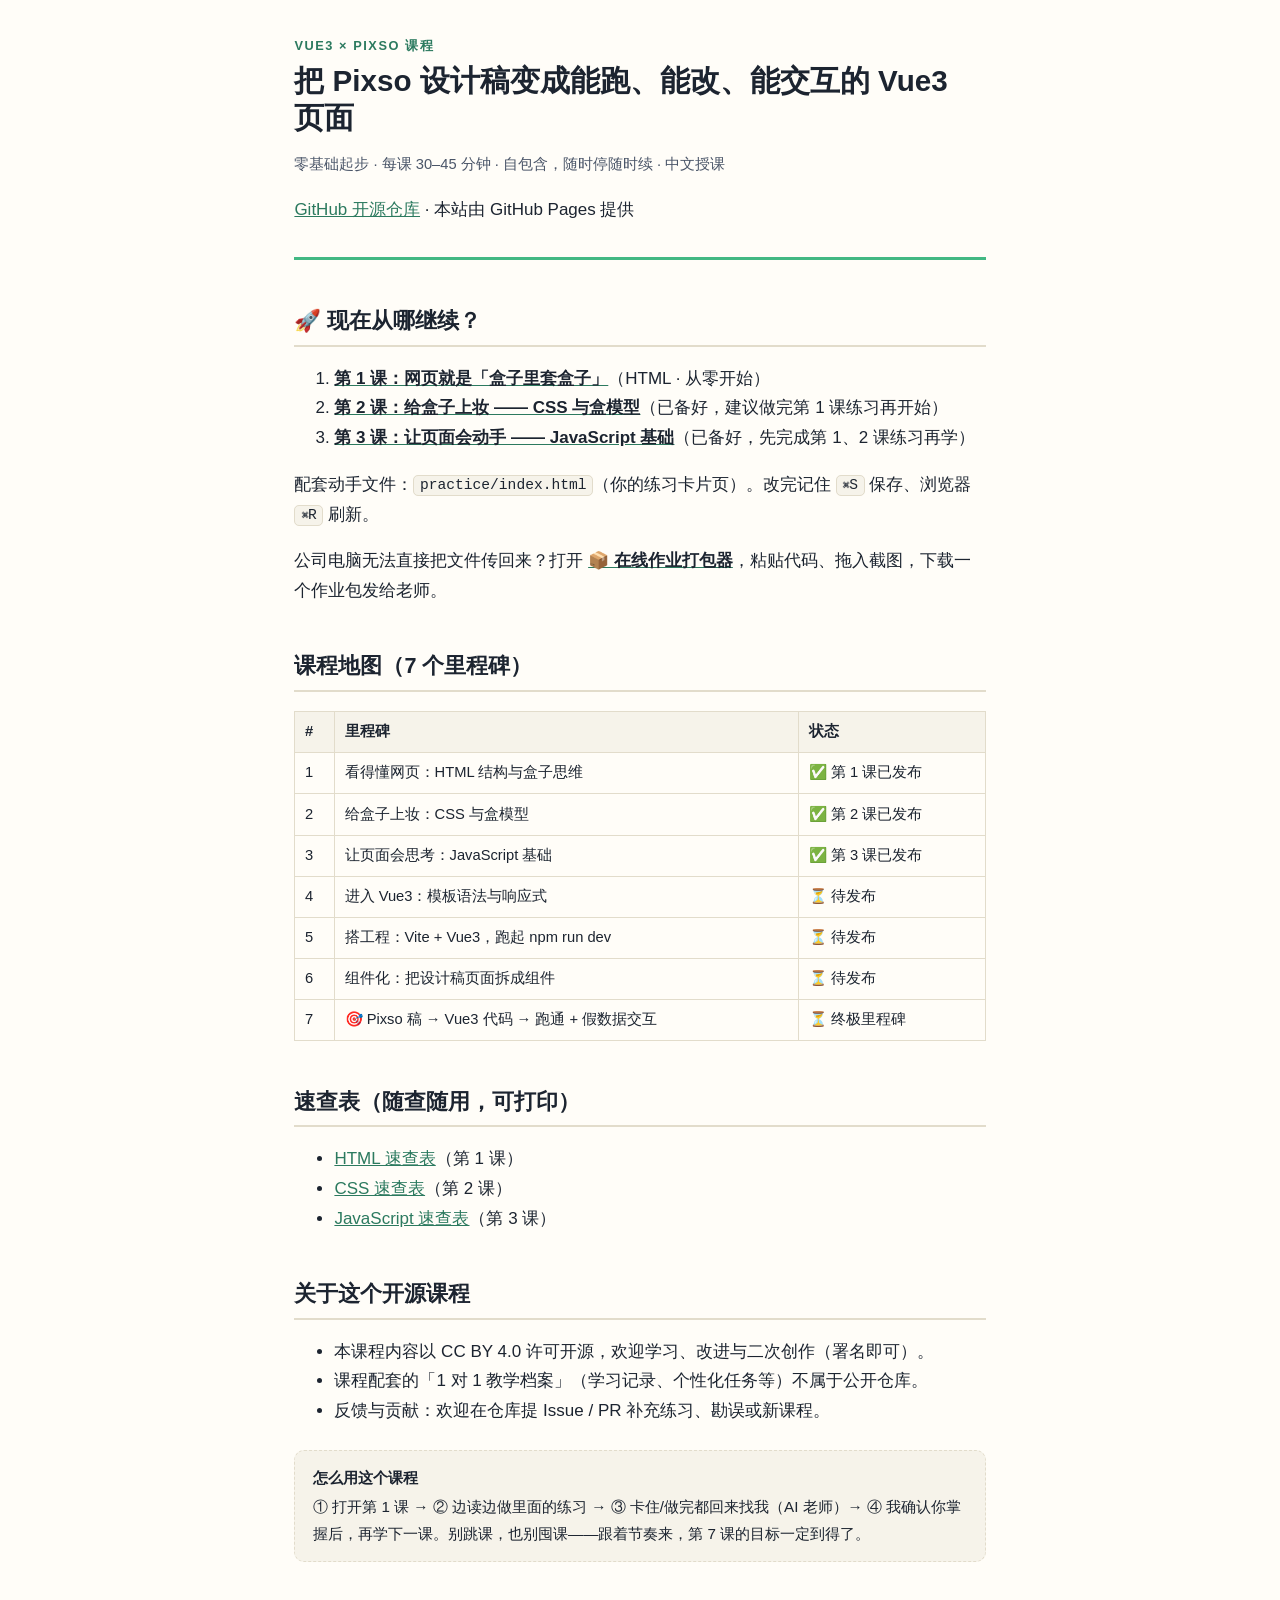
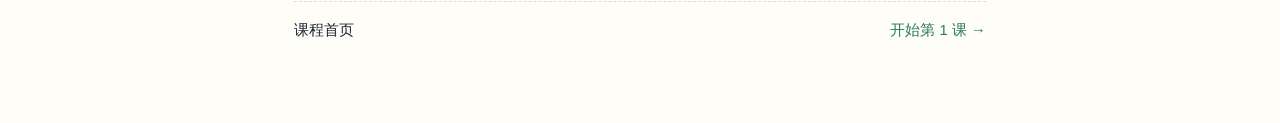
<file: index.html>
<!doctype html>
<html lang="zh-CN">
<head>
<meta charset="UTF-8" />
<meta name="viewport" content="width=device-width, initial-scale=1" />
<title>课程首页 · Vue3 × Pixso（从零到把设计稿变成网页）</title>
<link rel="stylesheet" href="assets/course.css" />
</head>
<body>

<header class="lesson-header">
  <div class="course">Vue3 × Pixso 课程</div>
  <h1>把 Pixso 设计稿变成能跑、能改、能交互的 Vue3 页面</h1>
  <p class="meta">零基础起步 · 每课 30–45 分钟 · 自包含，随时停随时续 · 中文授课</p>
  <p><a href="https://github.com/cchichi/vue3-from-pixso">GitHub 开源仓库</a> · 本站由 GitHub Pages 提供</p>
</header>

<section>
  <h2>🚀 现在从哪继续？</h2>
  <ol>
    <li><a href="lessons/0001-what-is-a-webpage.html"><strong>第 1 课：网页就是「盒子里套盒子」</strong></a>（HTML · 从零开始）</li>
    <li><a href="lessons/0002-css-and-box-model.html"><strong>第 2 课：给盒子上妆 —— CSS 与盒模型</strong></a>（已备好，建议做完第 1 课练习再开始）</li>
    <li><a href="lessons/0003-js-basics.html"><strong>第 3 课：让页面会动手 —— JavaScript 基础</strong></a>（已备好，先完成第 1、2 课练习再学）</li>
  </ol>
  <p>配套动手文件：<code>practice/index.html</code>（你的练习卡片页）。改完记住 <code>⌘S</code> 保存、浏览器 <code>⌘R</code> 刷新。</p>
  <p>公司电脑无法直接把文件传回来？打开 <a href="submit.html"><strong>📦 在线作业打包器</strong></a>，粘贴代码、拖入截图，下载一个作业包发给老师。</p>
</section>

<section>
  <h2>课程地图（7 个里程碑）</h2>
  <table>
    <tr><th>#</th><th>里程碑</th><th>状态</th></tr>
    <tr><td>1</td><td>看得懂网页：HTML 结构与盒子思维</td><td>✅ 第 1 课已发布</td></tr>
    <tr><td>2</td><td>给盒子上妆：CSS 与盒模型</td><td>✅ 第 2 课已发布</td></tr>
    <tr><td>3</td><td>让页面会思考：JavaScript 基础</td><td>✅ 第 3 课已发布</td></tr>
    <tr><td>4</td><td>进入 Vue3：模板语法与响应式</td><td>⏳ 待发布</td></tr>
    <tr><td>5</td><td>搭工程：Vite + Vue3，跑起 npm run dev</td><td>⏳ 待发布</td></tr>
    <tr><td>6</td><td>组件化：把设计稿页面拆成组件</td><td>⏳ 待发布</td></tr>
    <tr><td>7</td><td>🎯 Pixso 稿 → Vue3 代码 → 跑通 + 假数据交互</td><td>⏳ 终极里程碑</td></tr>
  </table>
</section>

<section>
  <h2>速查表（随查随用，可打印）</h2>
  <ul>
    <li><a href="reference/0001-html-cheatsheet.html">HTML 速查表</a>（第 1 课）</li>
    <li><a href="reference/0002-css-cheatsheet.html">CSS 速查表</a>（第 2 课）</li>
    <li><a href="reference/0003-js-cheatsheet.html">JavaScript 速查表</a>（第 3 课）</li>
  </ul>
</section>

<section>
  <h2>关于这个开源课程</h2>
  <ul>
    <li>本课程内容以 CC BY 4.0 许可开源，欢迎学习、改进与二次创作（署名即可）。</li>
    <li>课程配套的「1 对 1 教学档案」（学习记录、个性化任务等）不属于公开仓库。</li>
    <li>反馈与贡献：欢迎在仓库提 Issue / PR 补充练习、勘误或新课程。</li>
  </ul>
</section>

<div class="keyidea">
  <strong>怎么用这个课程</strong>
  ① 打开第 1 课 → ② 边读边做里面的练习 → ③ 卡住/做完都回来找我（AI 老师）→ ④ 我确认你掌握后，再学下一课。别跳课，也别囤课——跟着节奏来，第 7 课的目标一定到得了。
</div>

<nav class="lesson-nav">
  <span>课程首页</span>
  <span><a href="lessons/0001-what-is-a-webpage.html">开始第 1 课 →</a></span>
</nav>

</body>
</html>
</file>
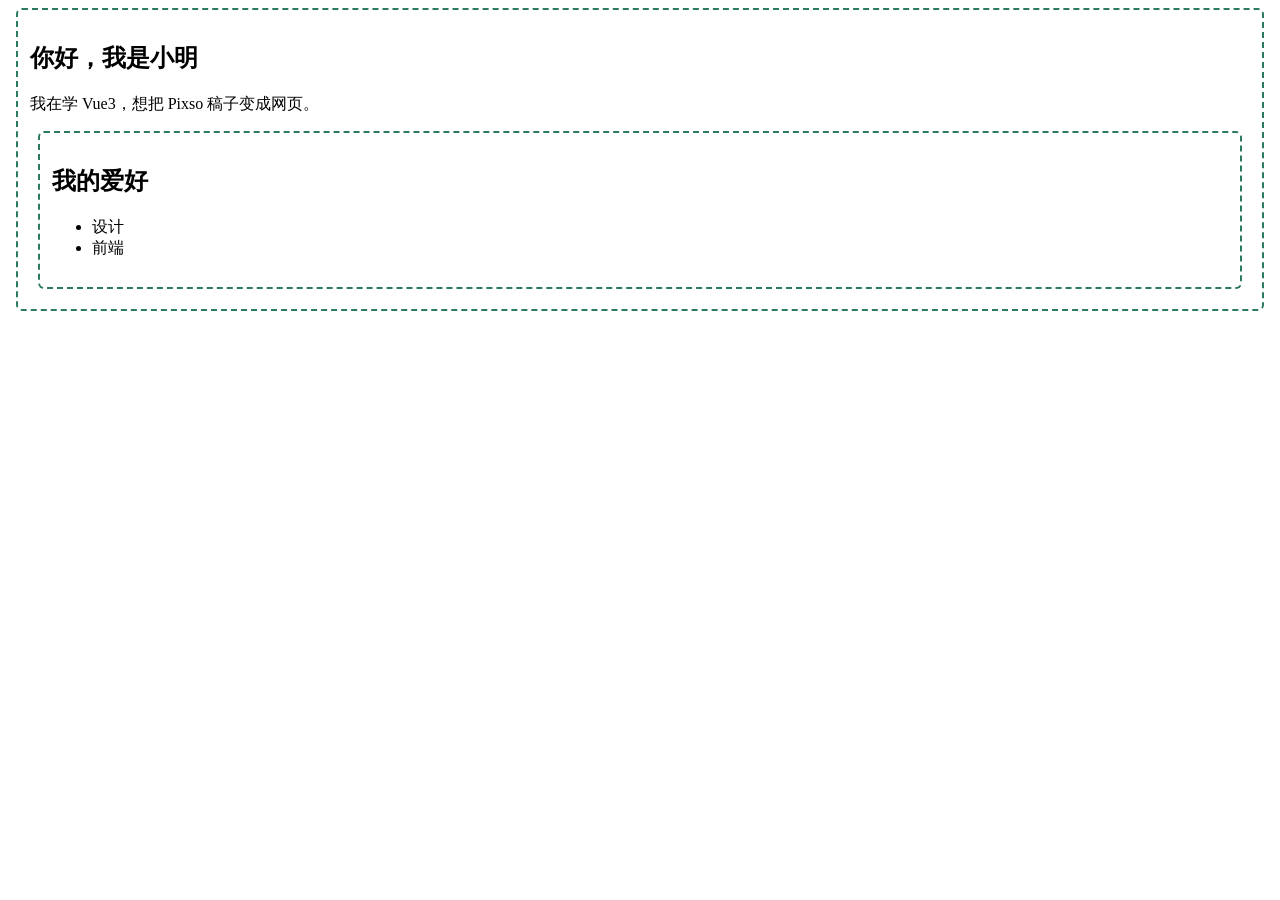
<file: practice/index.html>
<!doctype html>
<html lang="zh-CN">
<head>
  <meta charset="UTF-8" />
  <title>我的名片卡</title>
  <style>
    /* 下节课学 CSS；这里先给盒子描边，让「盒子结构」现形 */
    section, div {
      border: 2px dashed #2c7a5f;
      padding: 12px;
      margin: 8px;
      border-radius: 6px;
    }
  </style>
</head>
<body>
  <!-- 最外层大盒子：整张卡片 -->
  <section>
    <h1>你好，我是小明</h1>
    <p>我在学 Vue3，想把 Pixso 稿子变成网页。</p>

    <!-- 子盒子：我的爱好 -->
    <div>
      <h2>我的爱好</h2>
      <ul>
        <li>设计</li>
        <li>前端</li>
      </ul>
    </div>

    <!-- 练习：在下面新增一个 <div> 盒子，写一句你自己的话 -->
  </section>
</body>
</html>
</file>
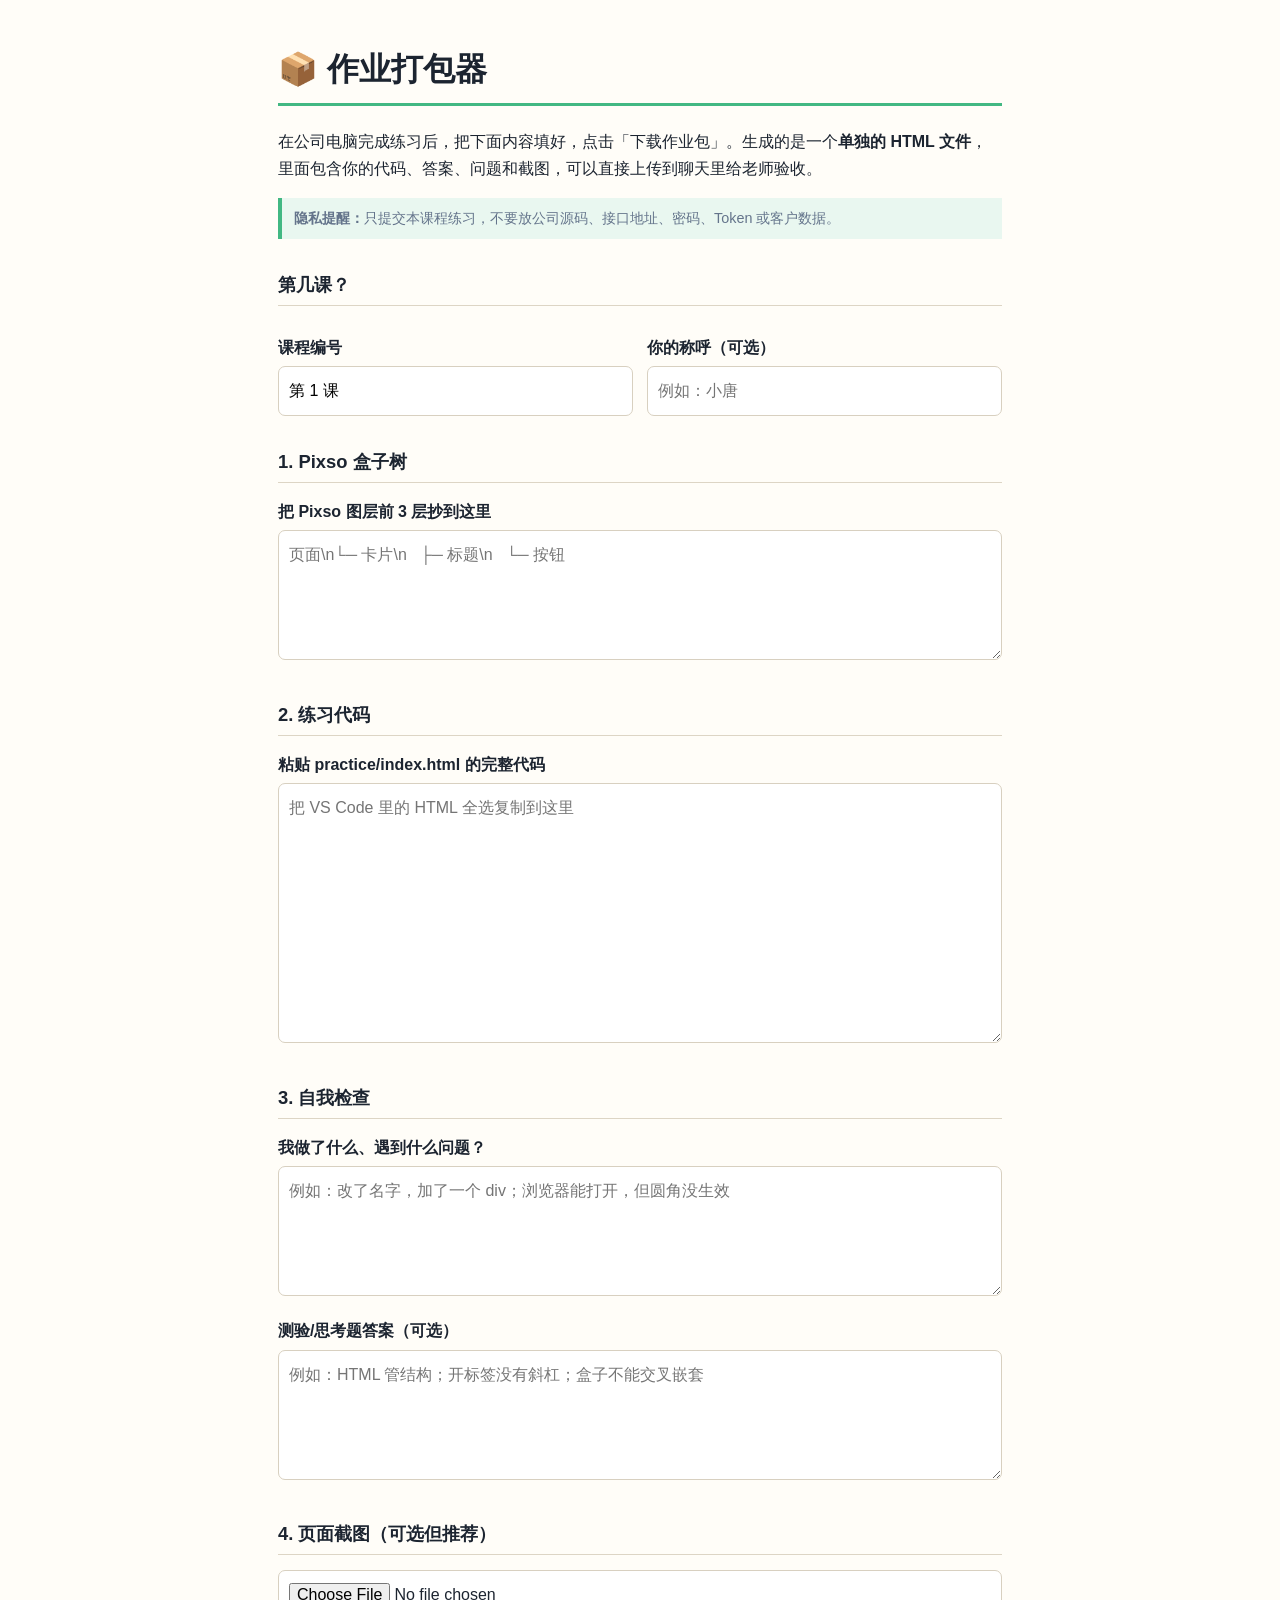
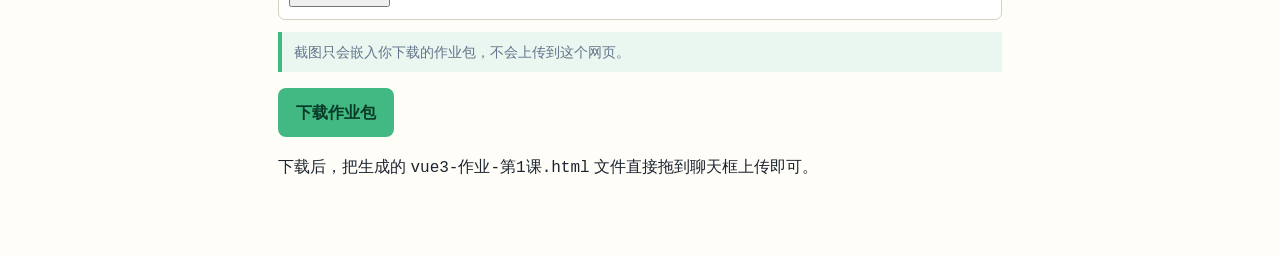
<file: submit.html>
<!doctype html>
<html lang="zh-CN">
<head>
<meta charset="UTF-8" />
<meta name="viewport" content="width=device-width, initial-scale=1" />
<title>交作业包 · Vue3 × Pixso 课程</title>
<style>
:root{--ink:#1c2430;--muted:#64748b;--paper:#fffdf8;--soft:#f4f1e8;--green:#42b883;--blue:#3569c8}
*{box-sizing:border-box}body{max-width:760px;margin:auto;padding:28px 18px 60px;background:var(--paper);color:var(--ink);font:16px/1.7 -apple-system,BlinkMacSystemFont,"PingFang SC","Microsoft YaHei",sans-serif}h1{line-height:1.25;border-bottom:3px solid var(--green);padding-bottom:14px}h2{font-size:1.15rem;border-bottom:1px solid #ddd5c5;padding-bottom:5px;margin-top:30px}label{display:block;font-weight:700;margin:13px 0 5px}textarea,input[type=text],input[type=file]{width:100%;font:inherit;border:1px solid #d8d0c0;border-radius:7px;background:#fff;padding:10px}textarea{min-height:130px;resize:vertical}small,.hint{color:var(--muted);font-size:.9rem}.hint{background:#e9f7f0;border-left:4px solid var(--green);padding:8px 12px;margin:12px 0}.row{display:grid;grid-template-columns:1fr 1fr;gap:14px}button{border:0;border-radius:8px;padding:11px 18px;background:var(--green);color:#083b27;font:inherit;font-weight:700;cursor:pointer}button:hover{filter:brightness(.95)}#status{margin-left:10px;color:var(--green);font-weight:700}@media(max-width:600px){.row{grid-template-columns:1fr}}
</style>
</head>
<body>
<h1>📦 作业打包器</h1>
<p>在公司电脑完成练习后，把下面内容填好，点击「下载作业包」。生成的是一个<strong>单独的 HTML 文件</strong>，里面包含你的代码、答案、问题和截图，可以直接上传到聊天里给老师验收。</p>
<div class="hint"><strong>隐私提醒：</strong>只提交本课程练习，不要放公司源码、接口地址、密码、Token 或客户数据。</div>

<h2>第几课？</h2>
<div class="row"><div><label for="lesson">课程编号</label><input id="lesson" type="text" value="第 1 课" /></div><div><label for="name">你的称呼（可选）</label><input id="name" type="text" placeholder="例如：小唐" /></div></div>

<h2>1. Pixso 盒子树</h2>
<label for="tree">把 Pixso 图层前 3 层抄到这里</label>
<textarea id="tree" placeholder="页面\n└─ 卡片\n   ├─ 标题\n   └─ 按钮"></textarea>

<h2>2. 练习代码</h2>
<label for="code">粘贴 practice/index.html 的完整代码</label>
<textarea id="code" style="min-height:260px" placeholder="把 VS Code 里的 HTML 全选复制到这里"></textarea>

<h2>3. 自我检查</h2>
<label for="done">我做了什么、遇到什么问题？</label>
<textarea id="done" placeholder="例如：改了名字，加了一个 div；浏览器能打开，但圆角没生效"></textarea>
<label for="answer">测验/思考题答案（可选）</label>
<textarea id="answer" placeholder="例如：HTML 管结构；开标签没有斜杠；盒子不能交叉嵌套"></textarea>

<h2>4. 页面截图（可选但推荐）</h2>
<input id="image" type="file" accept="image/png,image/jpeg,image/webp,image/gif" />
<p class="hint">截图只会嵌入你下载的作业包，不会上传到这个网页。</p>

<p><button id="download">下载作业包</button><span id="status"></span></p>
<p class="small">下载后，把生成的 <code>vue3-作业-第1课.html</code> 文件直接拖到聊天框上传即可。</p>

<script>
(function(){
  const $=id=>document.getElementById(id);
  const esc=s=>String(s||'').replace(/[&<>"']/g,c=>({'&':'&amp;','<':'&lt;','>':'&gt;','"':'&quot;',"'":'&#39;'}[c]));
  $('download').onclick=()=>{
    const file=$('image').files[0];
    const make=image=>{
      const lesson=esc($('lesson').value), name=esc($('name').value)||'未填写';
      const out='<!doctype html><html lang="zh-CN"><head><meta charset="UTF-8"><meta name="viewport" content="width=device-width,initial-scale=1"><title>作业包 - '+lesson+'</title><style>body{max-width:900px;margin:auto;padding:28px 18px;font:16px/1.7 -apple-system,BlinkMacSystemFont,"PingFang SC","Microsoft YaHei",sans-serif;color:#1c2430}h1{border-bottom:3px solid #42b883;padding-bottom:12px}h2{border-bottom:1px solid #ddd;padding-bottom:4px;margin-top:28px}pre{white-space:pre-wrap;background:#282c34;color:#eee;padding:14px;border-radius:8px;overflow:auto}img{max-width:100%;border:1px solid #ddd;border-radius:8px} .meta{color:#64748b}</style></head><body><h1>Vue3 × Pixso 课程 · '+lesson+' 作业包</h1><p class="meta">提交人：'+name+'</p><h2>Pixso 盒子树</h2><pre>'+esc($('tree').value)+'</pre><h2>练习代码</h2><pre>'+esc($('code').value)+'</pre><h2>自我检查与问题</h2><pre>'+esc($('done').value)+'</pre><h2>测验/思考题答案</h2><pre>'+esc($('answer').value)+'</pre>'+(image?'<h2>页面截图</h2><img src="'+image+'">':'<p>未附截图。</p>')+'<hr><p>这个文件由 Vue3 × Pixso 课程在线作业打包器生成。</p></body></html>';
      const blob=new Blob([out],{type:'text/html;charset=utf-8'}), a=document.createElement('a');
      a.href=URL.createObjectURL(blob);a.download='vue3-作业-'+($('lesson').value||'未命名').replace(/[^\w\u4e00-\u9fff-]/g,'')+'.html';a.click();URL.revokeObjectURL(a.href);$('status').textContent='✅ 已下载，上传这个 HTML 文件即可';
    };
    if(file){const r=new FileReader();r.onload=()=>make(r.result);r.readAsDataURL(file)}else make('');
  };
})();
</script>
</body></html>
</file>
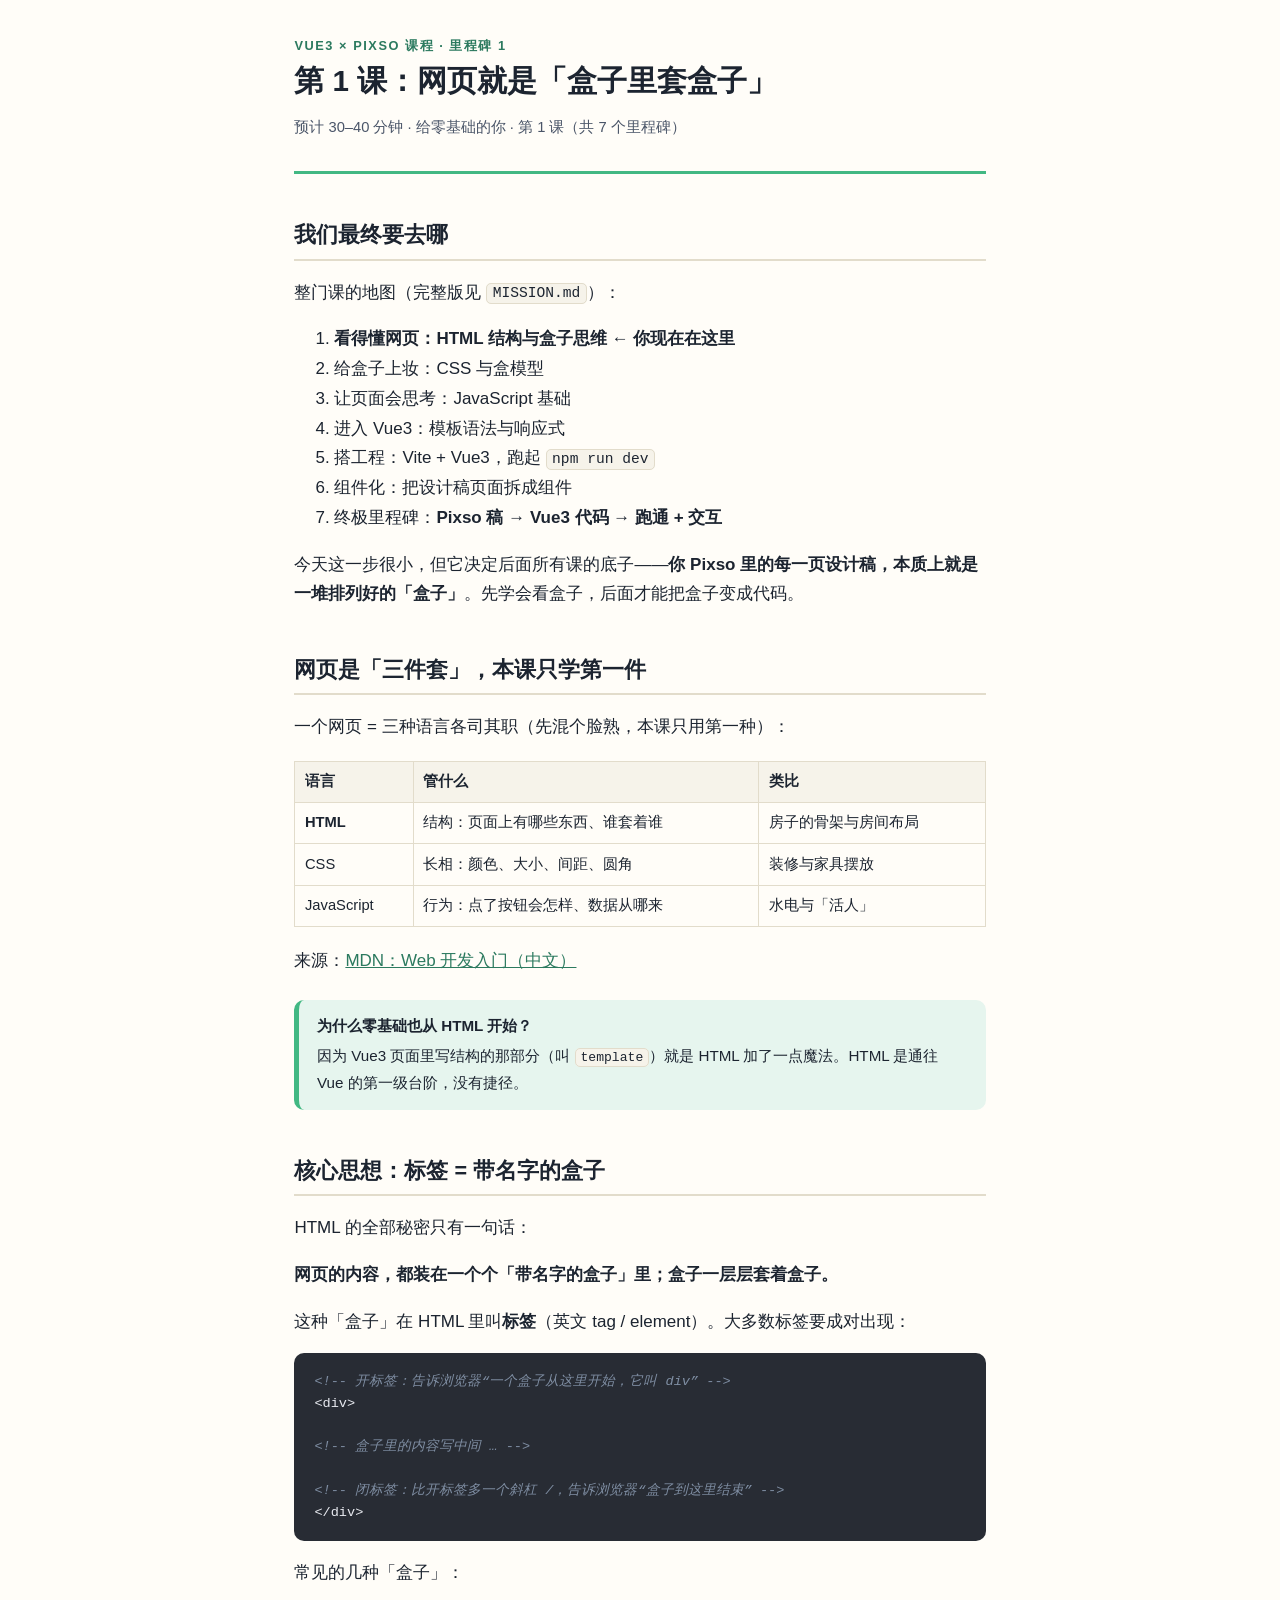
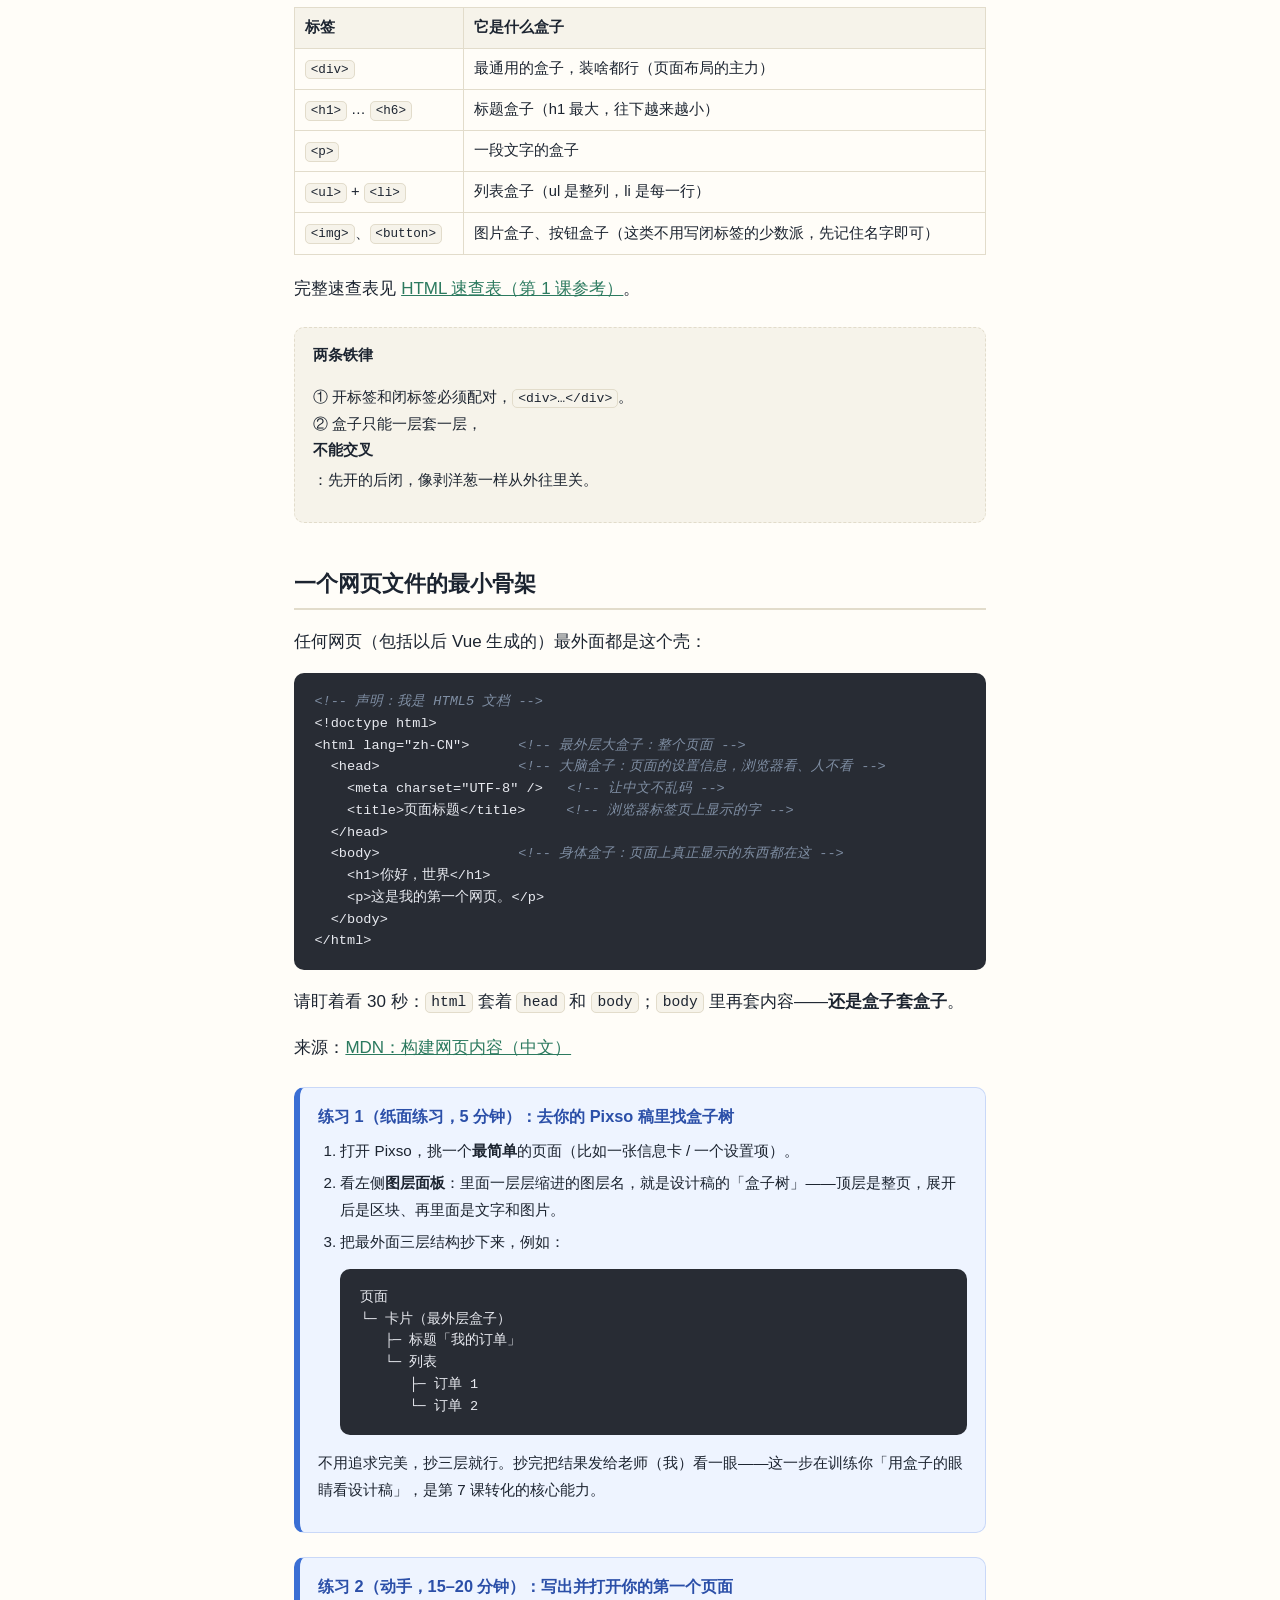
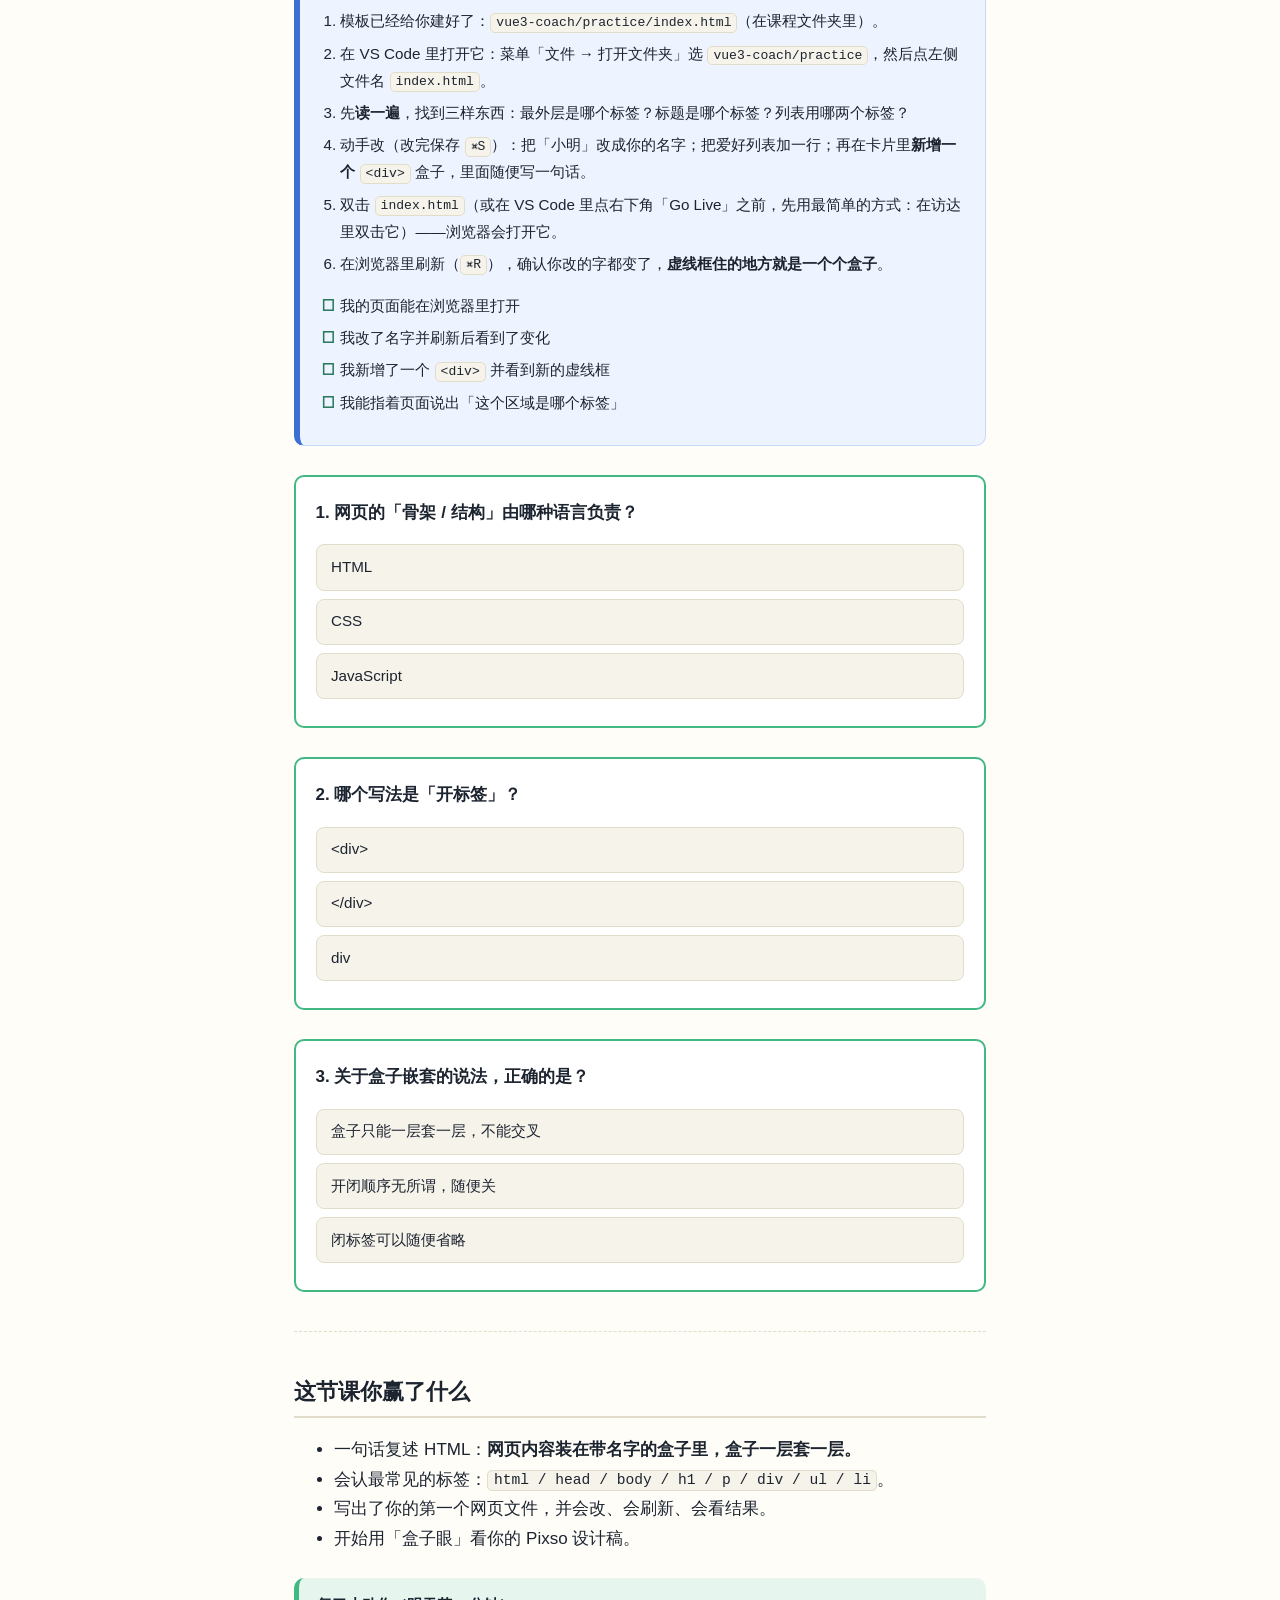
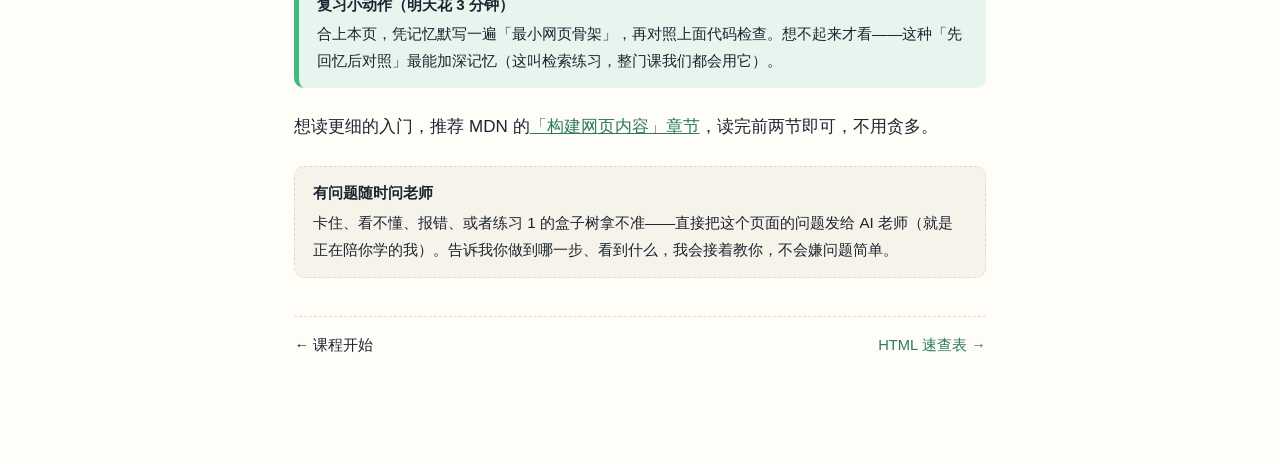
<file: lessons/0001-what-is-a-webpage.html>
<!doctype html>
<html lang="zh-CN">
<head>
<meta charset="UTF-8" />
<meta name="viewport" content="width=device-width, initial-scale=1" />
<title>第 1 课 · 网页就是「盒子里套盒子」 — Vue3 × Pixso 课程</title>
<link rel="stylesheet" href="../assets/course.css" />
</head>
<body>

<header class="lesson-header">
  <div class="course">Vue3 × Pixso 课程 · 里程碑 1</div>
  <h1>第 1 课：网页就是「盒子里套盒子」</h1>
  <p class="meta">预计 30–40 分钟 · 给零基础的你 · <time datetime="2025-09-03">第 1 课</time>（共 7 个里程碑）</p>
</header>

<section>
  <h2>我们最终要去哪</h2>
  <p>整门课的地图（完整版见 <code>MISSION.md</code>）：</p>
  <ol>
    <li><strong>看得懂网页：HTML 结构与盒子思维 ← 你现在在这里</strong></li>
    <li>给盒子上妆：CSS 与盒模型</li>
    <li>让页面会思考：JavaScript 基础</li>
    <li>进入 Vue3：模板语法与响应式</li>
    <li>搭工程：Vite + Vue3，跑起 <code>npm run dev</code></li>
    <li>组件化：把设计稿页面拆成组件</li>
    <li>终极里程碑：<strong>Pixso 稿 → Vue3 代码 → 跑通 + 交互</strong></li>
  </ol>
  <p>今天这一步很小，但它决定后面所有课的底子——<strong>你 Pixso 里的每一页设计稿，本质上就是一堆排列好的「盒子」</strong>。先学会看盒子，后面才能把盒子变成代码。</p>
</section>

<section>
  <h2>网页是「三件套」，本课只学第一件</h2>
  <p>一个网页 = 三种语言各司其职（先混个脸熟，本课只用第一种）：</p>
  <table>
    <tr><th>语言</th><th>管什么</th><th>类比</th></tr>
    <tr><td><strong>HTML</strong></td><td>结构：页面上有哪些东西、谁套着谁</td><td>房子的骨架与房间布局</td></tr>
    <tr><td>CSS</td><td>长相：颜色、大小、间距、圆角</td><td>装修与家具摆放</td></tr>
    <tr><td>JavaScript</td><td>行为：点了按钮会怎样、数据从哪来</td><td>水电与「活人」</td></tr>
  </table>
  <p>来源：<a href="https://developer.mozilla.org/zh-CN/docs/Learn_web_development">MDN：Web 开发入门（中文）</a></p>
  <div class="tip">
    <strong>为什么零基础也从 HTML 开始？</strong>
    因为 Vue3 页面里写结构的那部分（叫 <code>template</code>）就是 HTML 加了一点魔法。HTML 是通往 Vue 的第一级台阶，没有捷径。
  </div>
</section>

<section>
  <h2>核心思想：标签 = 带名字的盒子</h2>
  <p>HTML 的全部秘密只有一句话：</p>
  <p><strong>网页的内容，都装在一个个「带名字的盒子」里；盒子一层层套着盒子。</strong></p>
  <p>这种「盒子」在 HTML 里叫<strong>标签</strong>（英文 tag / element）。大多数标签要成对出现：</p>
  <pre><code><span class="c">&lt;!-- 开标签：告诉浏览器“一个盒子从这里开始，它叫 div” --&gt;</span>
&lt;div&gt;

<span class="c">&lt;!-- 盒子里的内容写中间 … --&gt;</span>

<span class="c">&lt;!-- 闭标签：比开标签多一个斜杠 /，告诉浏览器“盒子到这里结束” --&gt;</span>
&lt;/div&gt;</code></pre>
  <p>常见的几种「盒子」：</p>
  <table>
    <tr><th>标签</th><th>它是什么盒子</th></tr>
    <tr><td><code>&lt;div&gt;</code></td><td>最通用的盒子，装啥都行（页面布局的主力）</td></tr>
    <tr><td><code>&lt;h1&gt;</code> … <code>&lt;h6&gt;</code></td><td>标题盒子（h1 最大，往下越来越小）</td></tr>
    <tr><td><code>&lt;p&gt;</code></td><td>一段文字的盒子</td></tr>
    <tr><td><code>&lt;ul&gt;</code> + <code>&lt;li&gt;</code></td><td>列表盒子（ul 是整列，li 是每一行）</td></tr>
    <tr><td><code>&lt;img&gt;</code>、<code>&lt;button&gt;</code></td><td>图片盒子、按钮盒子（这类不用写闭标签的少数派，先记住名字即可）</td></tr>
  </table>
  <p>完整速查表见 <a href="../reference/0001-html-cheatsheet.html">HTML 速查表（第 1 课参考）</a>。</p>
  <div class="keyidea">
    <strong>两条铁律</strong>
    <p>① 开标签和闭标签必须配对，<code>&lt;div&gt;…&lt;/div&gt;</code>。<br />
    ② 盒子只能一层套一层，<strong>不能交叉</strong>：先开的后闭，像剥洋葱一样从外往里关。</p>
  </div>
</section>

<section>
  <h2>一个网页文件的最小骨架</h2>
  <p>任何网页（包括以后 Vue 生成的）最外面都是这个壳：</p>
  <pre><code><span class="c">&lt;!-- 声明：我是 HTML5 文档 --&gt;</span>
&lt;!doctype html&gt;
&lt;html lang="zh-CN"&gt;      <span class="c">&lt;!-- 最外层大盒子：整个页面 --&gt;</span>
  &lt;head&gt;                 <span class="c">&lt;!-- 大脑盒子：页面的设置信息，浏览器看、人不看 --&gt;</span>
    &lt;meta charset="UTF-8" /&gt;   <span class="c">&lt;!-- 让中文不乱码 --&gt;</span>
    &lt;title&gt;页面标题&lt;/title&gt;     <span class="c">&lt;!-- 浏览器标签页上显示的字 --&gt;</span>
  &lt;/head&gt;
  &lt;body&gt;                 <span class="c">&lt;!-- 身体盒子：页面上真正显示的东西都在这 --&gt;</span>
    &lt;h1&gt;你好，世界&lt;/h1&gt;
    &lt;p&gt;这是我的第一个网页。&lt;/p&gt;
  &lt;/body&gt;
&lt;/html&gt;</code></pre>
  <p>请盯着看 30 秒：<code>html</code> 套着 <code>head</code> 和 <code>body</code>；<code>body</code> 里再套内容——<strong>还是盒子套盒子</strong>。</p>
  <p>来源：<a href="https://developer.mozilla.org/zh-CN/docs/Learn_web_development/Core/Structuring_content">MDN：构建网页内容（中文）</a></p>
</section>

<div class="exercise">
  <strong>练习 1（纸面练习，5 分钟）：去你的 Pixso 稿里找盒子树</strong>
  <ol>
    <li>打开 Pixso，挑一个<strong>最简单</strong>的页面（比如一张信息卡 / 一个设置项）。</li>
    <li>看左侧<strong>图层面板</strong>：里面一层层缩进的图层名，就是设计稿的「盒子树」——顶层是整页，展开后是区块、再里面是文字和图片。</li>
    <li>把最外面三层结构抄下来，例如：
      <pre><code>页面
└─ 卡片（最外层盒子）
   ├─ 标题「我的订单」
   └─ 列表
      ├─ 订单 1
      └─ 订单 2</code></pre>
    </li>
  </ol>
  <p>不用追求完美，抄三层就行。抄完把结果发给老师（我）看一眼——这一步在训练你「用盒子的眼睛看设计稿」，是第 7 课转化的核心能力。</p>
</div>

<div class="exercise">
  <strong>练习 2（动手，15–20 分钟）：写出并打开你的第一个页面</strong>
  <ol>
    <li>模板已经给你建好了：<code>vue3-coach/practice/index.html</code>（在课程文件夹里）。</li>
    <li>在 VS Code 里打开它：菜单「文件 → 打开文件夹」选 <code>vue3-coach/practice</code>，然后点左侧文件名 <code>index.html</code>。</li>
    <li>先<strong>读一遍</strong>，找到三样东西：最外层是哪个标签？标题是哪个标签？列表用哪两个标签？</li>
    <li>动手改（改完保存 <code>⌘S</code>）：把「小明」改成你的名字；把爱好列表加一行；再在卡片里<strong>新增一个</strong> <code>&lt;div&gt;</code> 盒子，里面随便写一句话。</li>
    <li>双击 <code>index.html</code>（或在 VS Code 里点右下角「Go Live」之前，先用最简单的方式：在访达里双击它）——浏览器会打开它。</li>
    <li>在浏览器里刷新（<code>⌘R</code>），确认你改的字都变了，<strong>虚线框住的地方就是一个个盒子</strong>。</li>
  </ol>
  <ul class="checklist">
    <li>我的页面能在浏览器里打开</li>
    <li>我改了名字并刷新后看到了变化</li>
    <li>我新增了一个 <code>&lt;div&gt;</code> 并看到新的虚线框</li>
    <li>我能指着页面说出「这个区域是哪个标签」</li>
  </ul>
</div>

<div class="quiz">
  <p>1. 网页的「骨架 / 结构」由哪种语言负责？</p>
  <button class="quiz-opt" data-ok="true" data-explain="HTML 管结构，CSS 管长相，JavaScript 管行为。">HTML</button>
  <button class="quiz-opt" data-ok="false" data-explain="CSS 管颜色和布局，不负责结构。">CSS</button>
  <button class="quiz-opt" data-ok="false" data-explain="JavaScript 管行为，比如点击后做什么。">JavaScript</button>
  <p class="quiz-feedback" hidden></p>
</div>

<div class="quiz">
  <p>2. 哪个写法是「开标签」？</p>
  <button class="quiz-opt" data-ok="true" data-explain="开标签没有斜杠，闭标签才有，像 &lt;/div&gt;。">&lt;div&gt;</button>
  <button class="quiz-opt" data-ok="false" data-explain="带斜杠的是闭标签。">&lt;/div&gt;</button>
  <button class="quiz-opt" data-ok="false" data-explain="没有尖括号就不是标签。">div</button>
  <p class="quiz-feedback" hidden></p>
</div>

<div class="quiz">
  <p>3. 关于盒子嵌套的说法，正确的是？</p>
  <button class="quiz-opt" data-ok="true" data-explain="只能一层层套、不能交叉；先开的盒子后关，像剥洋葱。">盒子只能一层套一层，不能交叉</button>
  <button class="quiz-opt" data-ok="false" data-explain="顺序是有讲究的：先开后关，交叉会让浏览器糊涂。">开闭顺序无所谓，随便关</button>
  <button class="quiz-opt" data-ok="false" data-explain="绝大多数标签都要配对出现。">闭标签可以随便省略</button>
  <p class="quiz-feedback" hidden></p>
</div>

<hr />

<section>
  <h2>这节课你赢了什么</h2>
  <ul>
    <li>一句话复述 HTML：<strong>网页内容装在带名字的盒子里，盒子一层套一层。</strong></li>
    <li>会认最常见的标签：<code>html / head / body / h1 / p / div / ul / li</code>。</li>
    <li>写出了你的第一个网页文件，并会改、会刷新、会看结果。</li>
    <li>开始用「盒子眼」看你的 Pixso 设计稿。</li>
  </ul>
  <div class="tip">
    <strong>复习小动作（明天花 3 分钟）</strong>
    合上本页，凭记忆默写一遍「最小网页骨架」，再对照上面代码检查。想不起来才看——这种「先回忆后对照」最能加深记忆（这叫检索练习，整门课我们都会用它）。
  </div>
  <p>想读更细的入门，推荐 MDN 的<a href="https://developer.mozilla.org/zh-CN/docs/Learn_web_development/Core/Structuring_content">「构建网页内容」章节</a>，读完前两节即可，不用贪多。</p>
  <div class="keyidea">
    <strong>有问题随时问老师</strong>
    卡住、看不懂、报错、或者练习 1 的盒子树拿不准——直接把这个页面的问题发给 AI 老师（就是正在陪你学的我）。告诉我你做到哪一步、看到什么，我会接着教你，不会嫌问题简单。
  </div>
</section>

<nav class="lesson-nav">
  <span>← 课程开始</span>
  <span><a href="../reference/0001-html-cheatsheet.html">HTML 速查表 →</a></span>
</nav>

<script src="../assets/quiz.js"></script>
</body>
</html>
</file>
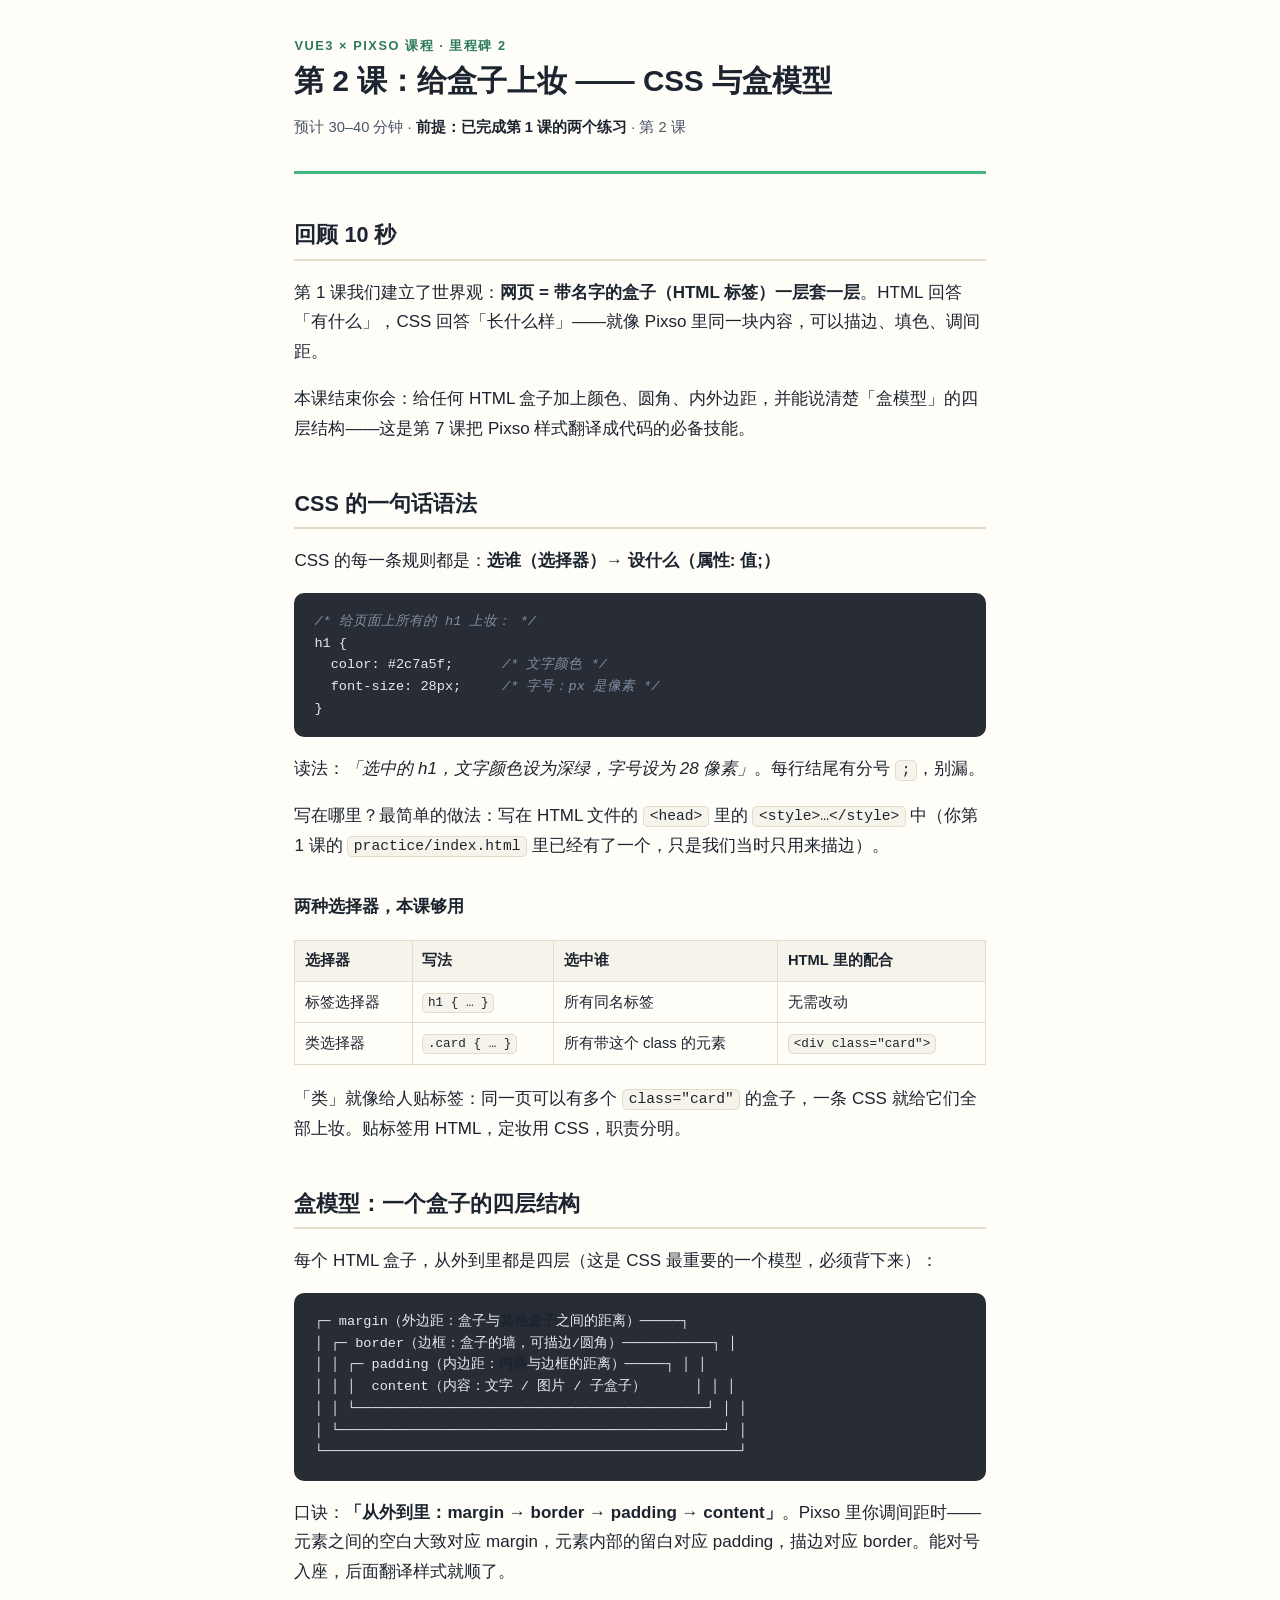
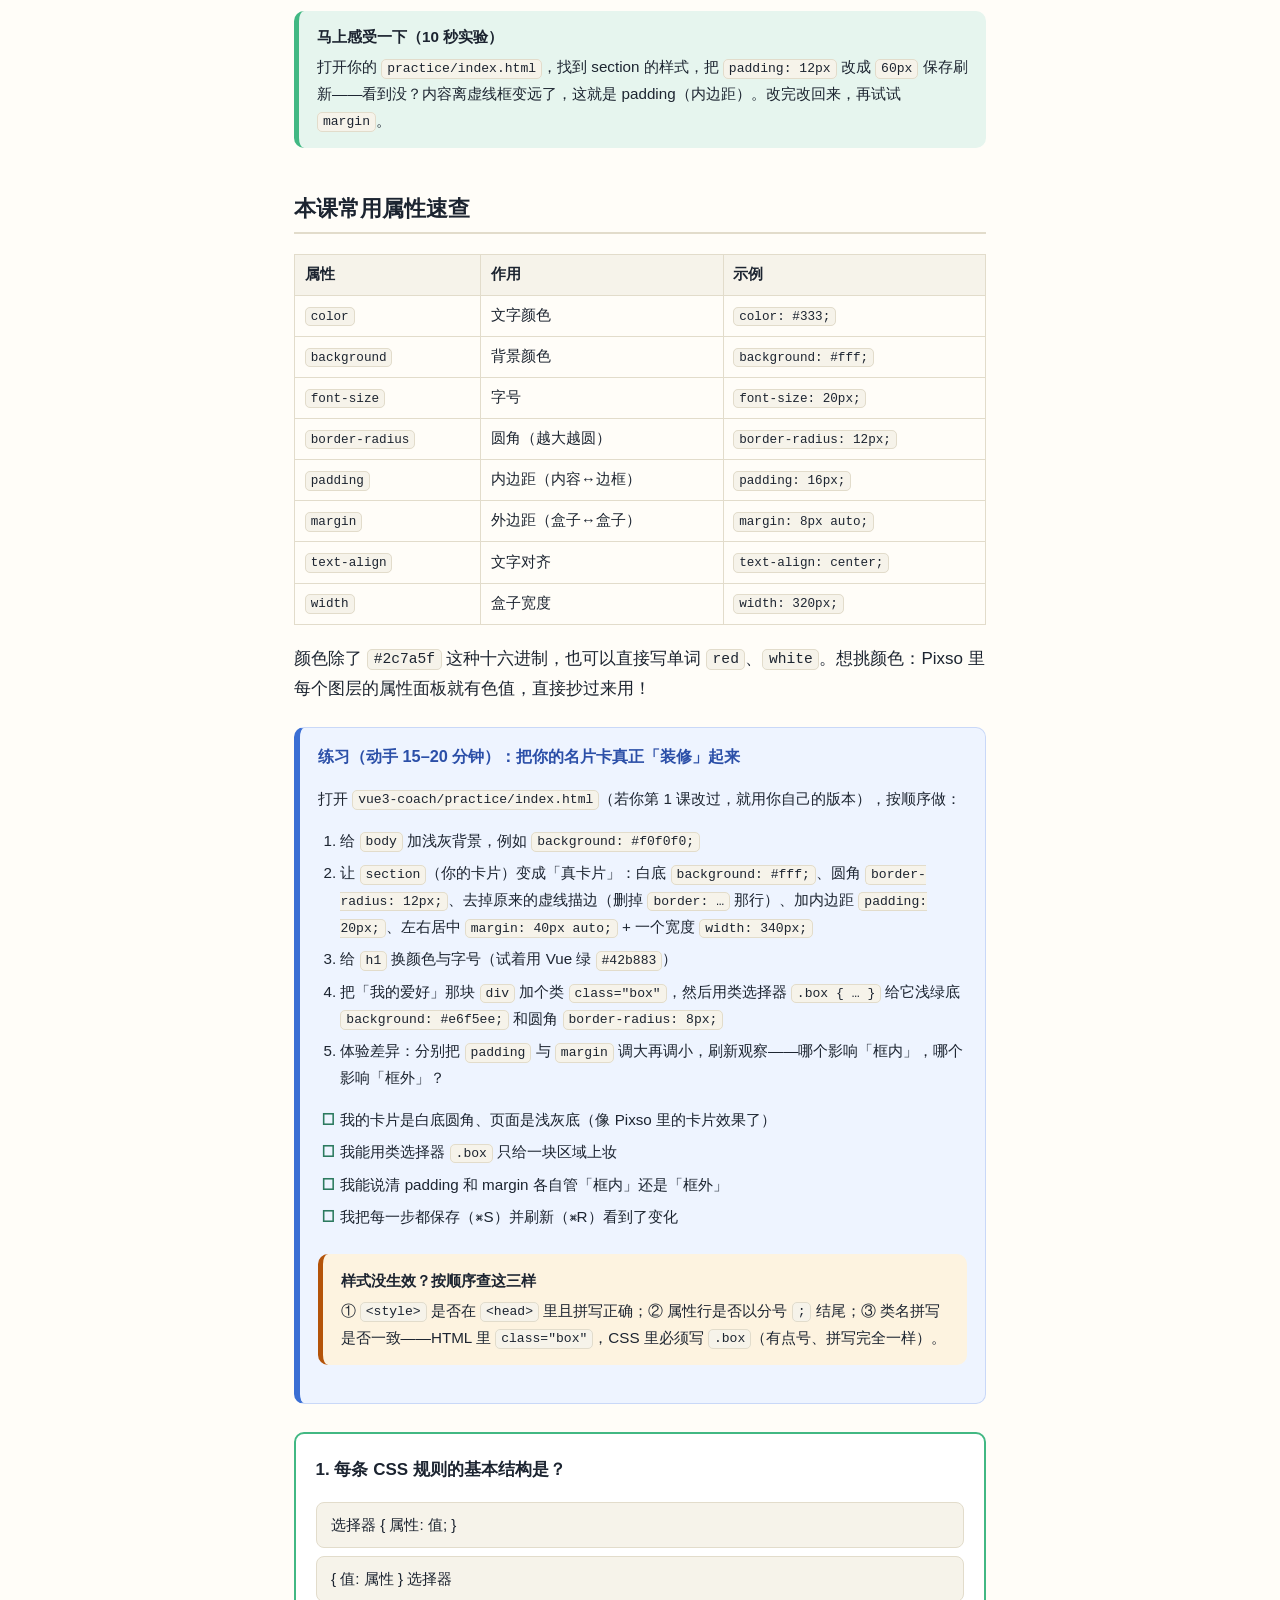
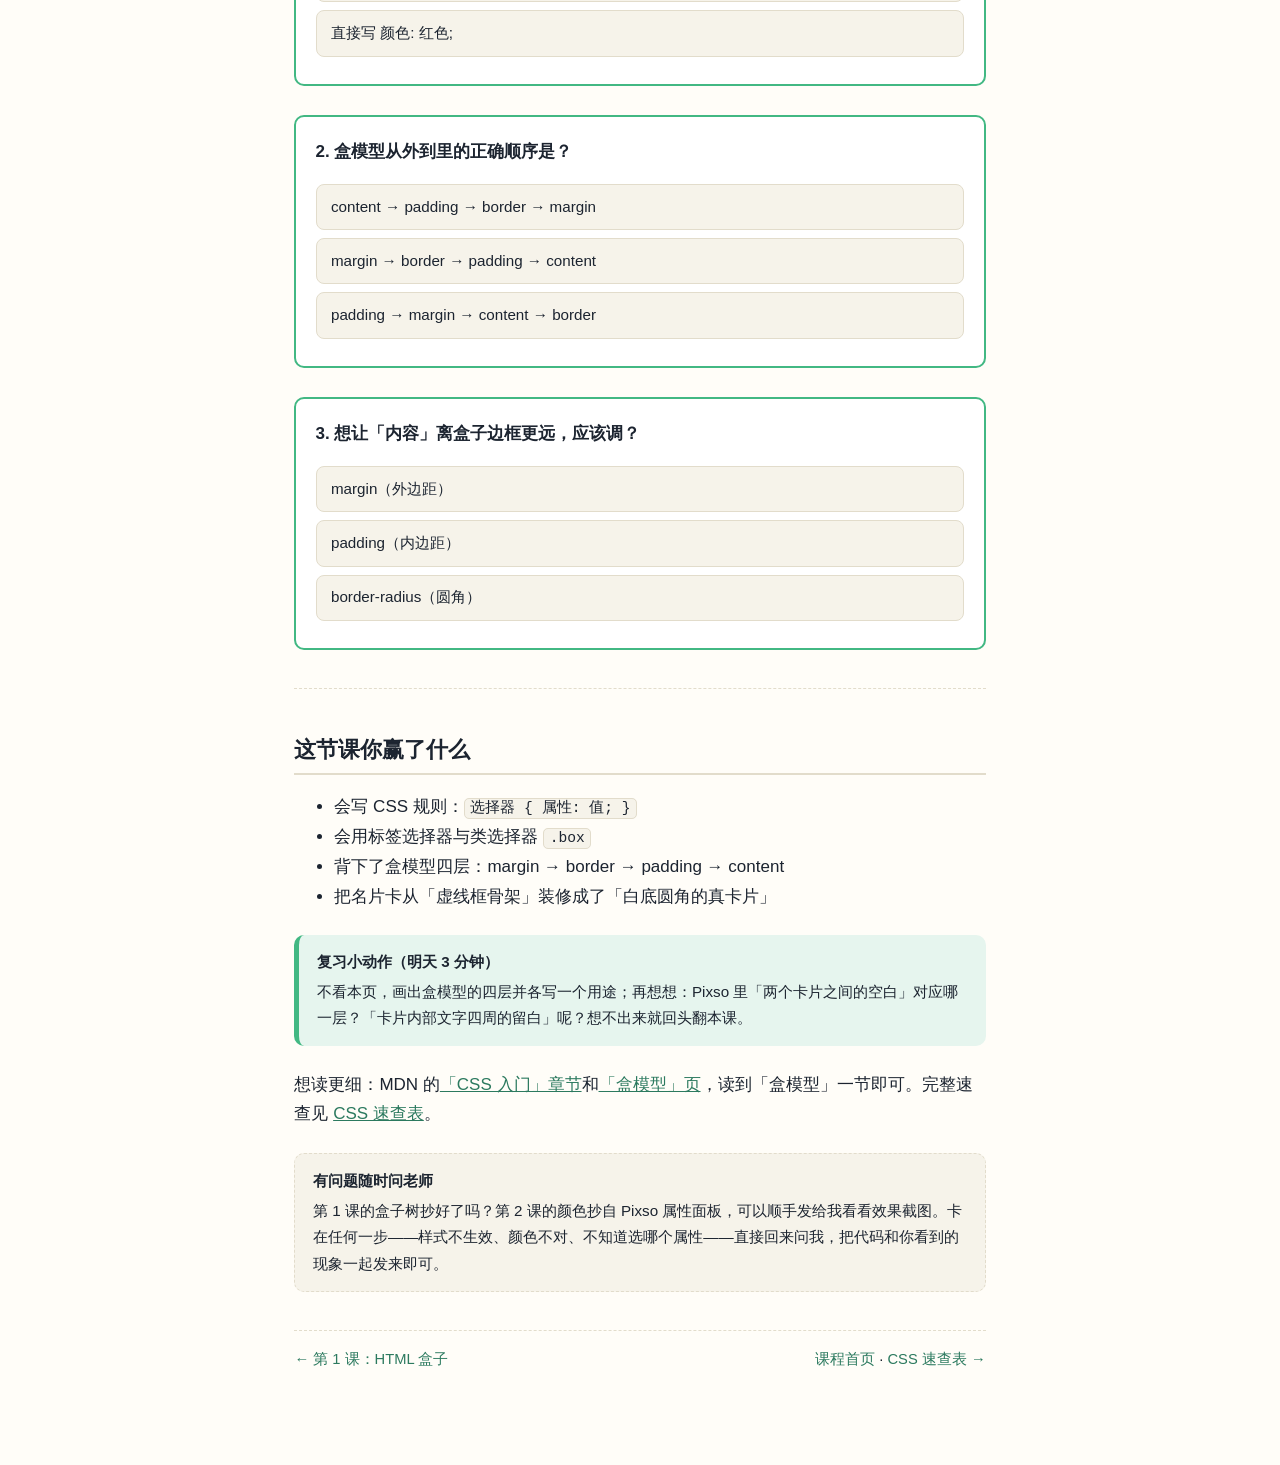
<file: lessons/0002-css-and-box-model.html>
<!doctype html>
<html lang="zh-CN">
<head>
<meta charset="UTF-8" />
<meta name="viewport" content="width=device-width, initial-scale=1" />
<title>第 2 课 · 给盒子上妆：CSS 与盒模型 — Vue3 × Pixso 课程</title>
<link rel="stylesheet" href="../assets/course.css" />
</head>
<body>

<header class="lesson-header">
  <div class="course">Vue3 × Pixso 课程 · 里程碑 2</div>
  <h1>第 2 课：给盒子上妆 —— CSS 与盒模型</h1>
  <p class="meta">预计 30–40 分钟 · <strong>前提：已完成第 1 课的两个练习</strong> · <time datetime="2025-09-03">第 2 课</time></p>
</header>

<section>
  <h2>回顾 10 秒</h2>
  <p>第 1 课我们建立了世界观：<strong>网页 = 带名字的盒子（HTML 标签）一层套一层</strong>。HTML 回答「有什么」，CSS 回答「长什么样」——就像 Pixso 里同一块内容，可以描边、填色、调间距。</p>
  <p>本课结束你会：给任何 HTML 盒子加上颜色、圆角、内外边距，并能说清楚「盒模型」的四层结构——这是第 7 课把 Pixso 样式翻译成代码的必备技能。</p>
</section>

<section>
  <h2>CSS 的一句话语法</h2>
  <p>CSS 的每一条规则都是：<strong>选谁（选择器）→ 设什么（属性: 值;）</strong></p>
  <pre><code><span class="c">/* 给页面上所有的 h1 上妆： */</span>
h1 {
  color: #2c7a5f;      <span class="c">/* 文字颜色 */</span>
  font-size: 28px;     <span class="c">/* 字号：px 是像素 */</span>
}</code></pre>
  <p>读法：<em>「选中的 h1，文字颜色设为深绿，字号设为 28 像素」</em>。每行结尾有分号 <code>;</code>，别漏。</p>
  <p>写在哪里？最简单的做法：写在 HTML 文件的 <code>&lt;head&gt;</code> 里的 <code>&lt;style&gt;…&lt;/style&gt;</code> 中（你第 1 课的 <code>practice/index.html</code> 里已经有了一个，只是我们当时只用来描边）。</p>

  <h3>两种选择器，本课够用</h3>
  <table>
    <tr><th>选择器</th><th>写法</th><th>选中谁</th><th>HTML 里的配合</th></tr>
    <tr><td>标签选择器</td><td><code>h1 { … }</code></td><td>所有同名标签</td><td>无需改动</td></tr>
    <tr><td>类选择器</td><td><code>.card { … }</code></td><td>所有带这个 class 的元素</td><td><code>&lt;div class="card"&gt;</code></td></tr>
  </table>
  <p>「类」就像给人贴标签：同一页可以有多个 <code>class="card"</code> 的盒子，一条 CSS 就给它们全部上妆。贴标签用 HTML，定妆用 CSS，职责分明。</p>
</section>

<section>
  <h2>盒模型：一个盒子的四层结构</h2>
  <p>每个 HTML 盒子，从外到里都是四层（这是 CSS 最重要的一个模型，必须背下来）：</p>
  <pre><code>┌─ margin（外边距：盒子与<strong>其他盒子</strong>之间的距离）─────┐
│ ┌─ border（边框：盒子的墙，可描边/圆角）───────────┐ │
│ │ ┌─ padding（内边距：<strong>内容</strong>与边框的距离）─────┐ │ │
│ │ │  content（内容：文字 / 图片 / 子盒子）      │ │ │
│ │ └───────────────────────────────────────────┘ │ │
│ └───────────────────────────────────────────────┘ │
└───────────────────────────────────────────────────┘</code></pre>
  <p>口诀：<strong>「从外到里：margin → border → padding → content」</strong>。Pixso 里你调间距时——元素之间的空白大致对应 margin，元素内部的留白对应 padding，描边对应 border。能对号入座，后面翻译样式就顺了。</p>
  <div class="tip">
    <strong>马上感受一下（10 秒实验）</strong>
    打开你的 <code>practice/index.html</code>，找到 section 的样式，把 <code>padding: 12px</code> 改成 <code>60px</code> 保存刷新——看到没？内容离虚线框变远了，这就是 padding（内边距）。改完改回来，再试试 <code>margin</code>。
  </div>
</section>

<section>
  <h2>本课常用属性速查</h2>
  <table>
    <tr><th>属性</th><th>作用</th><th>示例</th></tr>
    <tr><td><code>color</code></td><td>文字颜色</td><td><code>color: #333;</code></td></tr>
    <tr><td><code>background</code></td><td>背景颜色</td><td><code>background: #fff;</code></td></tr>
    <tr><td><code>font-size</code></td><td>字号</td><td><code>font-size: 20px;</code></td></tr>
    <tr><td><code>border-radius</code></td><td>圆角（越大越圆）</td><td><code>border-radius: 12px;</code></td></tr>
    <tr><td><code>padding</code></td><td>内边距（内容↔边框）</td><td><code>padding: 16px;</code></td></tr>
    <tr><td><code>margin</code></td><td>外边距（盒子↔盒子）</td><td><code>margin: 8px auto;</code></td></tr>
    <tr><td><code>text-align</code></td><td>文字对齐</td><td><code>text-align: center;</code></td></tr>
    <tr><td><code>width</code></td><td>盒子宽度</td><td><code>width: 320px;</code></td></tr>
  </table>
  <p>颜色除了 <code>#2c7a5f</code> 这种十六进制，也可以直接写单词 <code>red</code>、<code>white</code>。想挑颜色：Pixso 里每个图层的属性面板就有色值，直接抄过来用！</p>
</section>

<div class="exercise">
  <strong>练习（动手 15–20 分钟）：把你的名片卡真正「装修」起来</strong>
  <p>打开 <code>vue3-coach/practice/index.html</code>（若你第 1 课改过，就用你自己的版本），按顺序做：</p>
  <ol>
    <li>给 <code>body</code> 加浅灰背景，例如 <code>background: #f0f0f0;</code></li>
    <li>让 <code>section</code>（你的卡片）变成「真卡片」：白底 <code>background: #fff;</code>、圆角 <code>border-radius: 12px;</code>、去掉原来的虚线描边（删掉 <code>border: …</code> 那行）、加内边距 <code>padding: 20px;</code>、左右居中 <code>margin: 40px auto;</code> + 一个宽度 <code>width: 340px;</code></li>
    <li>给 <code>h1</code> 换颜色与字号（试着用 Vue 绿 <code>#42b883</code>）</li>
    <li>把「我的爱好」那块 <code>div</code> 加个类 <code>class="box"</code>，然后用类选择器 <code>.box { … }</code> 给它浅绿底 <code>background: #e6f5ee;</code> 和圆角 <code>border-radius: 8px;</code></li>
    <li>体验差异：分别把 <code>padding</code> 与 <code>margin</code> 调大再调小，刷新观察——哪个影响「框内」，哪个影响「框外」？</li>
  </ol>
  <ul class="checklist">
    <li>我的卡片是白底圆角、页面是浅灰底（像 Pixso 里的卡片效果了）</li>
    <li>我能用类选择器 <code>.box</code> 只给一块区域上妆</li>
    <li>我能说清 padding 和 margin 各自管「框内」还是「框外」</li>
    <li>我把每一步都保存（⌘S）并刷新（⌘R）看到了变化</li>
  </ul>
  <div class="warnbox">
    <strong>样式没生效？按顺序查这三样</strong>
    ① <code>&lt;style&gt;</code> 是否在 <code>&lt;head&gt;</code> 里且拼写正确；② 属性行是否以分号 <code>;</code> 结尾；③ 类名拼写是否一致——HTML 里 <code>class="box"</code>，CSS 里必须写 <code>.box</code>（有点号、拼写完全一样）。
  </div>
</div>

<div class="quiz">
  <p>1. 每条 CSS 规则的基本结构是？</p>
  <button class="quiz-opt" data-ok="true" data-explain="格式固定：选择器 { 属性: 值; }。">选择器 { 属性: 值; }</button>
  <button class="quiz-opt" data-ok="false" data-explain="值要写在花括号里，并配属性名。">{ 值: 属性 } 选择器</button>
  <button class="quiz-opt" data-ok="false" data-explain="CSS 靠选择器指认目标，没有匿名样式。">直接写 颜色: 红色;</button>
  <p class="quiz-feedback" hidden></p>
</div>

<div class="quiz">
  <p>2. 盒模型从外到里的正确顺序是？</p>
  <button class="quiz-opt" data-ok="false" data-explain="content 是最里面，不是最外面。">content → padding → border → margin</button>
  <button class="quiz-opt" data-ok="true" data-explain="口诀：margin → border → padding → content。">margin → border → padding → content</button>
  <button class="quiz-opt" data-ok="false" data-explain="border 在 padding 外面，顺序不能换。">padding → margin → content → border</button>
  <p class="quiz-feedback" hidden></p>
</div>

<div class="quiz">
  <p>3. 想让「内容」离盒子边框更远，应该调？</p>
  <button class="quiz-opt" data-ok="false" data-explain="margin 管盒子与外面其他盒子的距离。">margin（外边距）</button>
  <button class="quiz-opt" data-ok="true" data-explain="padding 是内容与边框之间的空间。">padding（内边距）</button>
  <button class="quiz-opt" data-ok="false" data-explain="border-radius 只管圆角，不管距离。">border-radius（圆角）</button>
  <p class="quiz-feedback" hidden></p>
</div>

<hr />

<section>
  <h2>这节课你赢了什么</h2>
  <ul>
    <li>会写 CSS 规则：<code>选择器 { 属性: 值; }</code></li>
    <li>会用标签选择器与类选择器 <code>.box</code></li>
    <li>背下了盒模型四层：margin → border → padding → content</li>
    <li>把名片卡从「虚线框骨架」装修成了「白底圆角的真卡片」</li>
  </ul>
  <div class="tip">
    <strong>复习小动作（明天 3 分钟）</strong>
    不看本页，画出盒模型的四层并各写一个用途；再想想：Pixso 里「两个卡片之间的空白」对应哪一层？「卡片内部文字四周的留白」呢？想不出来就回头翻本课。
  </div>
  <p>想读更细：MDN 的<a href="https://developer.mozilla.org/zh-CN/docs/Learn_web_development/Core/Styling_basics">「CSS 入门」章节</a>和<a href="https://developer.mozilla.org/zh-CN/docs/Learn_web_development/Core/Styling_basics/Box_model">「盒模型」页</a>，读到「盒模型」一节即可。完整速查见 <a href="../reference/0002-css-cheatsheet.html">CSS 速查表</a>。</p>
  <div class="keyidea">
    <strong>有问题随时问老师</strong>
    第 1 课的盒子树抄好了吗？第 2 课的颜色抄自 Pixso 属性面板，可以顺手发给我看看效果截图。卡在任何一步——样式不生效、颜色不对、不知道选哪个属性——直接回来问我，把代码和你看到的现象一起发来即可。
  </div>
</section>

<nav class="lesson-nav">
  <span><a href="0001-what-is-a-webpage.html">← 第 1 课：HTML 盒子</a></span>
  <span><a href="../index.html">课程首页</a> · <a href="../reference/0002-css-cheatsheet.html">CSS 速查表 →</a></span>
</nav>

<script src="../assets/quiz.js"></script>
</body>
</html>
</file>
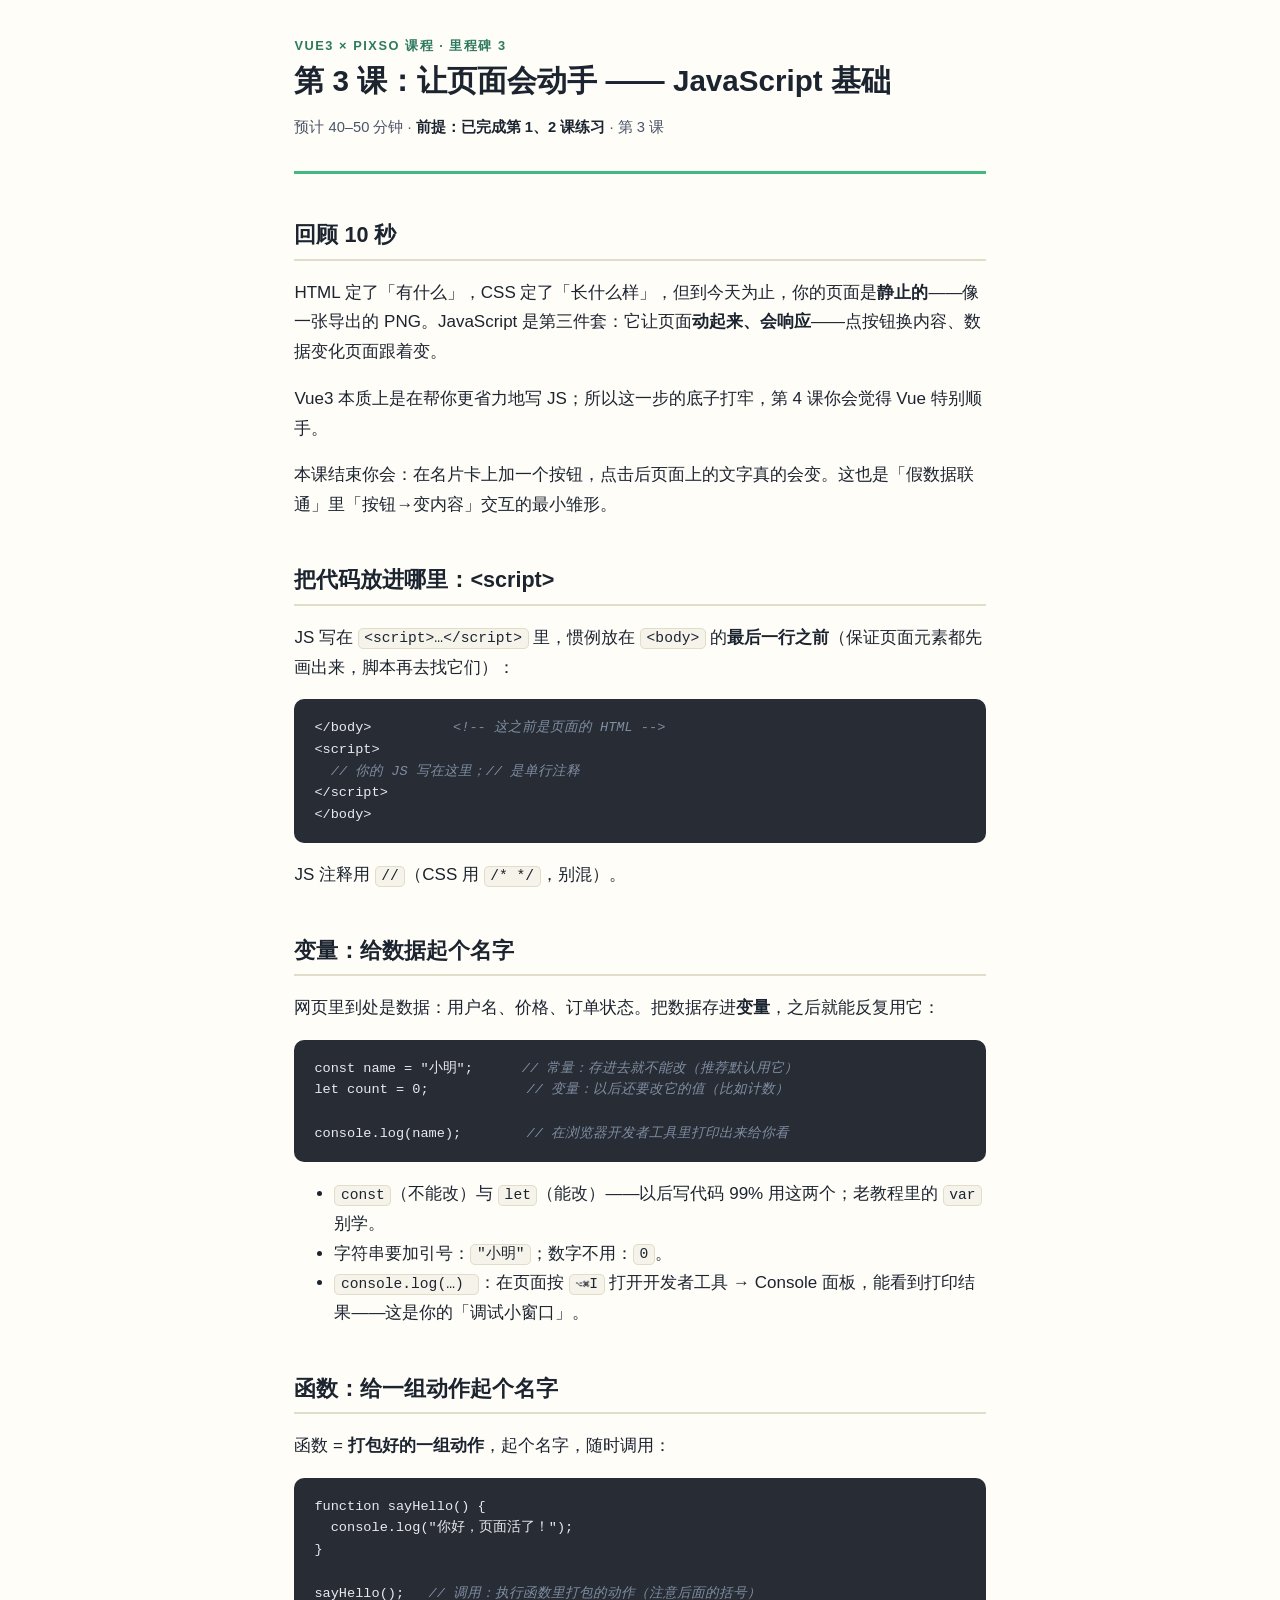
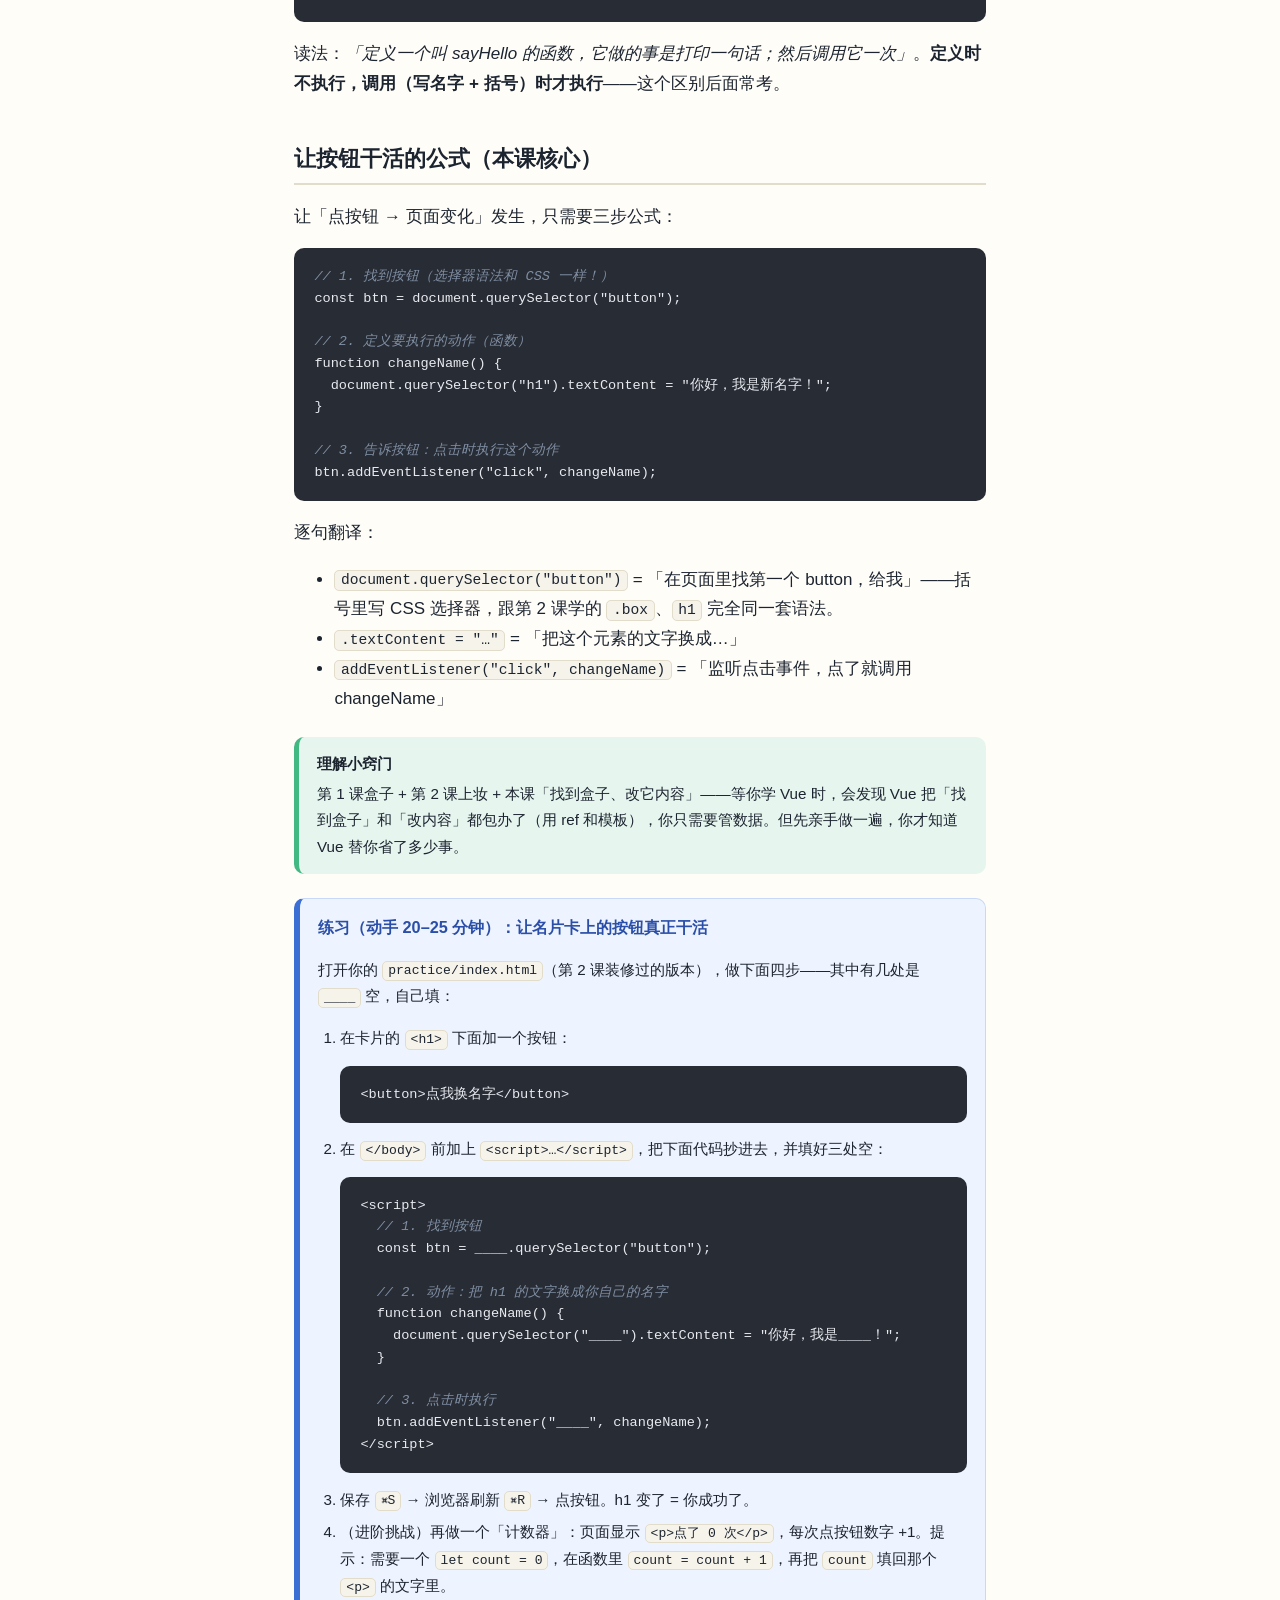
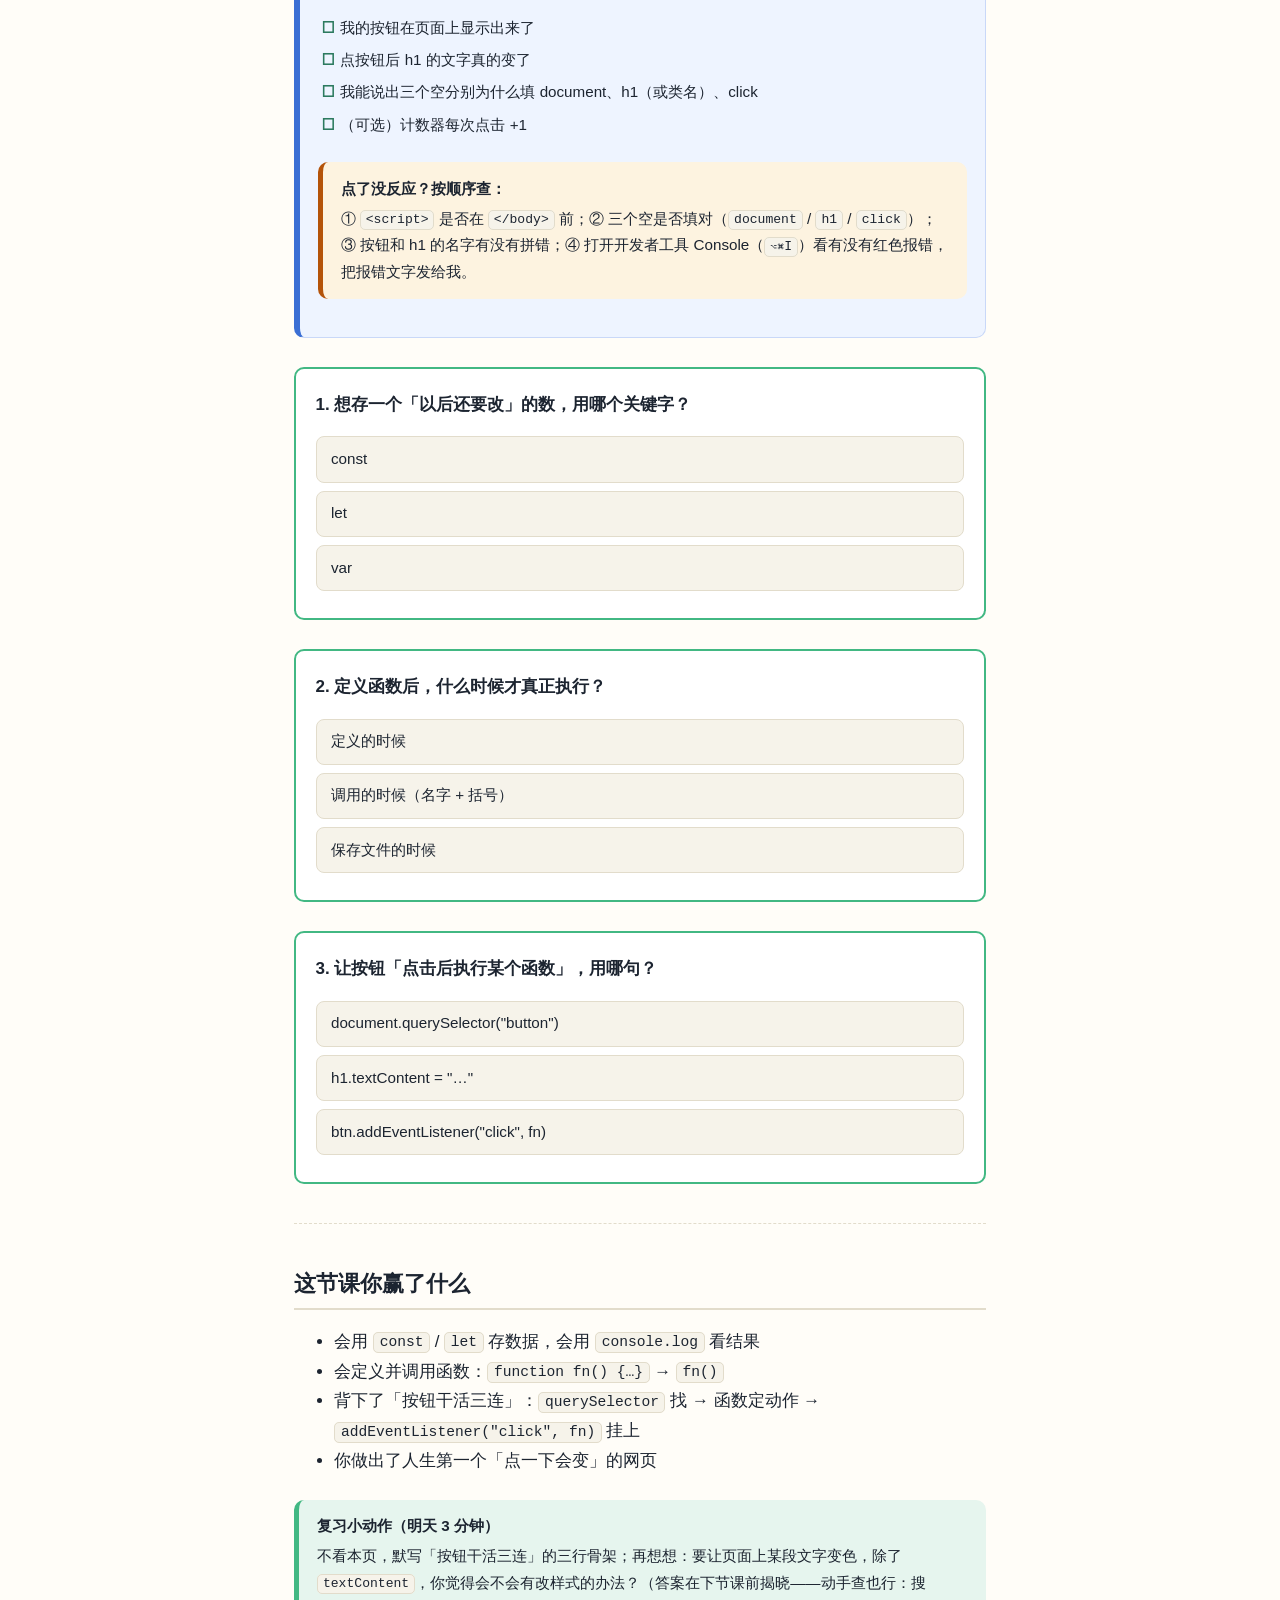
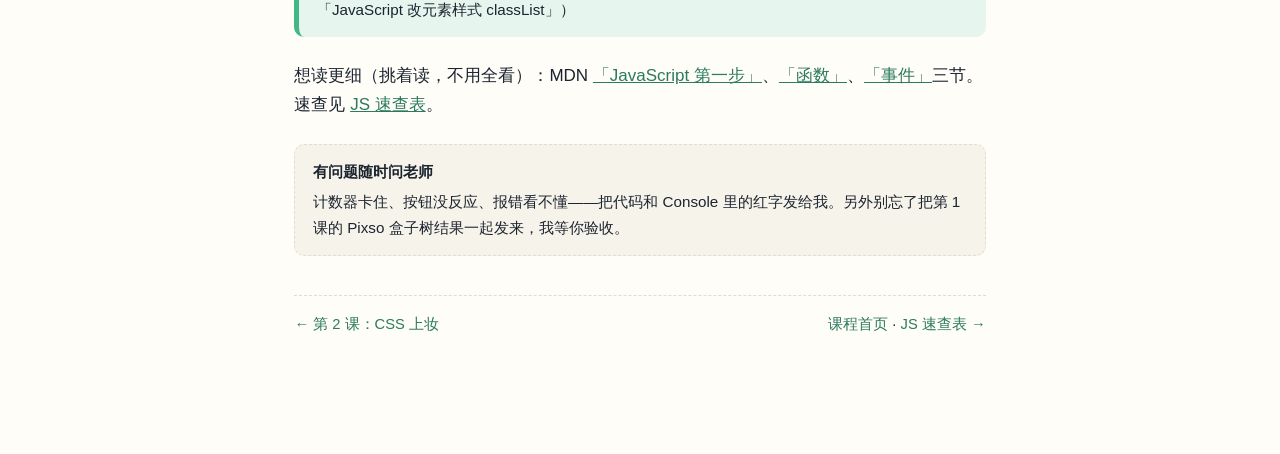
<file: lessons/0003-js-basics.html>
<!doctype html>
<html lang="zh-CN">
<head>
<meta charset="UTF-8" />
<meta name="viewport" content="width=device-width, initial-scale=1" />
<title>第 3 课 · 让页面会动手：JavaScript 基础 — Vue3 × Pixso 课程</title>
<link rel="stylesheet" href="../assets/course.css" />
</head>
<body>

<header class="lesson-header">
  <div class="course">Vue3 × Pixso 课程 · 里程碑 3</div>
  <h1>第 3 课：让页面会动手 —— JavaScript 基础</h1>
  <p class="meta">预计 40–50 分钟 · <strong>前提：已完成第 1、2 课练习</strong> · <time datetime="2025-09-03">第 3 课</time></p>
</header>

<section>
  <h2>回顾 10 秒</h2>
  <p>HTML 定了「有什么」，CSS 定了「长什么样」，但到今天为止，你的页面是<strong>静止的</strong>——像一张导出的 PNG。JavaScript 是第三件套：它让页面<strong>动起来、会响应</strong>——点按钮换内容、数据变化页面跟着变。</p>
  <p>Vue3 本质上是在帮你更省力地写 JS；所以这一步的底子打牢，第 4 课你会觉得 Vue 特别顺手。</p>
  <p>本课结束你会：在名片卡上加一个按钮，点击后页面上的文字真的会变。这也是「假数据联通」里「按钮→变内容」交互的最小雏形。</p>
</section>

<section>
  <h2>把代码放进哪里：&lt;script&gt;</h2>
  <p>JS 写在 <code>&lt;script&gt;…&lt;/script&gt;</code> 里，惯例放在 <code>&lt;body&gt;</code> 的<strong>最后一行之前</strong>（保证页面元素都先画出来，脚本再去找它们）：</p>
  <pre><code>&lt;/body&gt;          <span class="c">&lt;!-- 这之前是页面的 HTML --&gt;</span>
&lt;script&gt;
  <span class="c">// 你的 JS 写在这里；// 是单行注释</span>
&lt;/script&gt;
&lt;/body&gt;</code></pre>
  <p>JS 注释用 <code>//</code>（CSS 用 <code>/* */</code>，别混）。</p>
</section>

<section>
  <h2>变量：给数据起个名字</h2>
  <p>网页里到处是数据：用户名、价格、订单状态。把数据存进<strong>变量</strong>，之后就能反复用它：</p>
  <pre><code>const name = "小明";      <span class="c">// 常量：存进去就不能改（推荐默认用它）</span>
let count = 0;            <span class="c">// 变量：以后还要改它的值（比如计数）</span>

console.log(name);        <span class="c">// 在浏览器开发者工具里打印出来给你看</span></code></pre>
  <ul>
    <li><code>const</code>（不能改）与 <code>let</code>（能改）——以后写代码 99% 用这两个；老教程里的 <code>var</code> 别学。</li>
    <li>字符串要加引号：<code>"小明"</code>；数字不用：<code>0</code>。</li>
    <li><code>console.log(…) </code>：在页面按 <code>⌥⌘I</code> 打开开发者工具 → Console 面板，能看到打印结果——这是你的「调试小窗口」。</li>
  </ul>
</section>

<section>
  <h2>函数：给一组动作起个名字</h2>
  <p>函数 = <strong>打包好的一组动作</strong>，起个名字，随时调用：</p>
  <pre><code>function sayHello() {
  console.log("你好，页面活了！");
}

sayHello();   <span class="c">// 调用：执行函数里打包的动作（注意后面的括号）</span></code></pre>
  <p>读法：<em>「定义一个叫 sayHello 的函数，它做的事是打印一句话；然后调用它一次」</em>。<strong>定义时不执行，调用（写名字 + 括号）时才执行</strong>——这个区别后面常考。</p>
</section>

<section>
  <h2>让按钮干活的公式（本课核心）</h2>
  <p>让「点按钮 → 页面变化」发生，只需要三步公式：</p>
  <pre><code><span class="c">// 1. 找到按钮（选择器语法和 CSS 一样！）</span>
const btn = document.querySelector("button");

<span class="c">// 2. 定义要执行的动作（函数）</span>
function changeName() {
  document.querySelector("h1").textContent = "你好，我是新名字！";
}

<span class="c">// 3. 告诉按钮：点击时执行这个动作</span>
btn.addEventListener("click", changeName);</code></pre>
  <p>逐句翻译：</p>
  <ul>
    <li><code>document.querySelector("button")</code> = 「在页面里找第一个 button，给我」——括号里写 CSS 选择器，跟第 2 课学的 <code>.box</code>、<code>h1</code> 完全同一套语法。</li>
    <li><code>.textContent = "…"</code> = 「把这个元素的文字换成…」</li>
    <li><code>addEventListener("click", changeName)</code> = 「监听点击事件，点了就调用 changeName」</li>
  </ul>
  <div class="tip">
    <strong>理解小窍门</strong>
    第 1 课盒子 + 第 2 课上妆 + 本课「找到盒子、改它内容」——等你学 Vue 时，会发现 Vue 把「找到盒子」和「改内容」都包办了（用 ref 和模板），你只需要管数据。但先亲手做一遍，你才知道 Vue 替你省了多少事。
  </div>
</section>

<div class="exercise">
  <strong>练习（动手 20–25 分钟）：让名片卡上的按钮真正干活</strong>
  <p>打开你的 <code>practice/index.html</code>（第 2 课装修过的版本），做下面四步——其中有几处是 <code>____</code> 空，自己填：</p>
  <ol>
    <li>在卡片的 <code>&lt;h1&gt;</code> 下面加一个按钮：
      <pre><code>&lt;button&gt;点我换名字&lt;/button&gt;</code></pre>
    </li>
    <li>在 <code>&lt;/body&gt;</code> 前加上 <code>&lt;script&gt;…&lt;/script&gt;</code>，把下面代码抄进去，并填好三处空：
      <pre><code>&lt;script&gt;
  <span class="c">// 1. 找到按钮</span>
  const btn = ____.querySelector("button");

  <span class="c">// 2. 动作：把 h1 的文字换成你自己的名字</span>
  function changeName() {
    document.querySelector("____").textContent = "你好，我是____！";
  }

  <span class="c">// 3. 点击时执行</span>
  btn.addEventListener("____", changeName);
&lt;/script&gt;</code></pre>
    </li>
    <li>保存 <code>⌘S</code> → 浏览器刷新 <code>⌘R</code> → 点按钮。h1 变了 = 你成功了。</li>
    <li>（进阶挑战）再做一个「计数器」：页面显示 <code>&lt;p&gt;点了 0 次&lt;/p&gt;</code>，每次点按钮数字 +1。提示：需要一个 <code>let count = 0</code>，在函数里 <code>count = count + 1</code>，再把 <code>count</code> 填回那个 <code>&lt;p&gt;</code> 的文字里。</li>
  </ol>
  <ul class="checklist">
    <li>我的按钮在页面上显示出来了</li>
    <li>点按钮后 h1 的文字真的变了</li>
    <li>我能说出三个空分别为什么填 document、h1（或类名）、click</li>
    <li>（可选）计数器每次点击 +1</li>
  </ul>
  <div class="warnbox">
    <strong>点了没反应？按顺序查：</strong>
    ① <code>&lt;script&gt;</code> 是否在 <code>&lt;/body&gt;</code> 前；② 三个空是否填对（<code>document</code> / <code>h1</code> / <code>click</code>）；③ 按钮和 h1 的名字有没有拼错；④ 打开开发者工具 Console（<code>⌥⌘I</code>）看有没有红色报错，把报错文字发给我。
  </div>
</div>

<div class="quiz">
  <p>1. 想存一个「以后还要改」的数，用哪个关键字？</p>
  <button class="quiz-opt" data-ok="false" data-explain="const 存进去就不能改，适合不变的值。">const</button>
  <button class="quiz-opt" data-ok="true" data-explain="let 的值可以重新赋值，适合会变的数。">let</button>
  <button class="quiz-opt" data-ok="false" data-explain="var 是老写法，新代码里不推荐学它。">var</button>
  <p class="quiz-feedback" hidden></p>
</div>

<div class="quiz">
  <p>2. 定义函数后，什么时候才真正执行？</p>
  <button class="quiz-opt" data-ok="false" data-explain="定义只是打包动作，不会执行。">定义的时候</button>
  <button class="quiz-opt" data-ok="true" data-explain="调用 = 写函数名加括号，那一刻才执行。">调用的时候（名字 + 括号）</button>
  <button class="quiz-opt" data-ok="false" data-explain="函数不会自己跑，必须被调用。">保存文件的时候</button>
  <p class="quiz-feedback" hidden></p>
</div>

<div class="quiz">
  <p>3. 让按钮「点击后执行某个函数」，用哪句？</p>
  <button class="quiz-opt" data-ok="false" data-explain="querySelector 是「找到元素」，不是监听。">document.querySelector("button")</button>
  <button class="quiz-opt" data-ok="false" data-explain="textContent 是改文字，不管点击。">h1.textContent = "…"</button>
  <button class="quiz-opt" data-ok="true" data-explain="监听 click 事件，点了就调用后面的函数。">btn.addEventListener("click", fn)</button>
  <p class="quiz-feedback" hidden></p>
</div>

<hr />

<section>
  <h2>这节课你赢了什么</h2>
  <ul>
    <li>会用 <code>const</code> / <code>let</code> 存数据，会用 <code>console.log</code> 看结果</li>
    <li>会定义并调用函数：<code>function fn() {…}</code> → <code>fn()</code></li>
    <li>背下了「按钮干活三连」：<code>querySelector</code> 找 → 函数定动作 → <code>addEventListener("click", fn)</code> 挂上</li>
    <li>你做出了人生第一个「点一下会变」的网页</li>
  </ul>
  <div class="tip">
    <strong>复习小动作（明天 3 分钟）</strong>
    不看本页，默写「按钮干活三连」的三行骨架；再想想：要让页面上某段文字变色，除了 <code>textContent</code>，你觉得会不会有改样式的办法？（答案在下节课前揭晓——动手查也行：搜「JavaScript 改元素样式 classList」）
  </div>
  <p>想读更细（挑着读，不用全看）：MDN <a href="https://developer.mozilla.org/zh-CN/docs/Learn_web_development/Core/Scripting">「JavaScript 第一步」</a>、<a href="https://developer.mozilla.org/zh-CN/docs/Learn_web_development/Core/Scripting/Functions">「函数」</a>、<a href="https://developer.mozilla.org/zh-CN/docs/Learn_web_development/Core/Scripting/Events">「事件」</a>三节。速查见 <a href="../reference/0003-js-cheatsheet.html">JS 速查表</a>。</p>
  <div class="keyidea">
    <strong>有问题随时问老师</strong>
    计数器卡住、按钮没反应、报错看不懂——把代码和 Console 里的红字发给我。另外别忘了把第 1 课的 Pixso 盒子树结果一起发来，我等你验收。
  </div>
</section>

<nav class="lesson-nav">
  <span><a href="0002-css-and-box-model.html">← 第 2 课：CSS 上妆</a></span>
  <span><a href="../index.html">课程首页</a> · <a href="../reference/0003-js-cheatsheet.html">JS 速查表 →</a></span>
</nav>

<script src="../assets/quiz.js"></script>
</body>
</html>
</file>
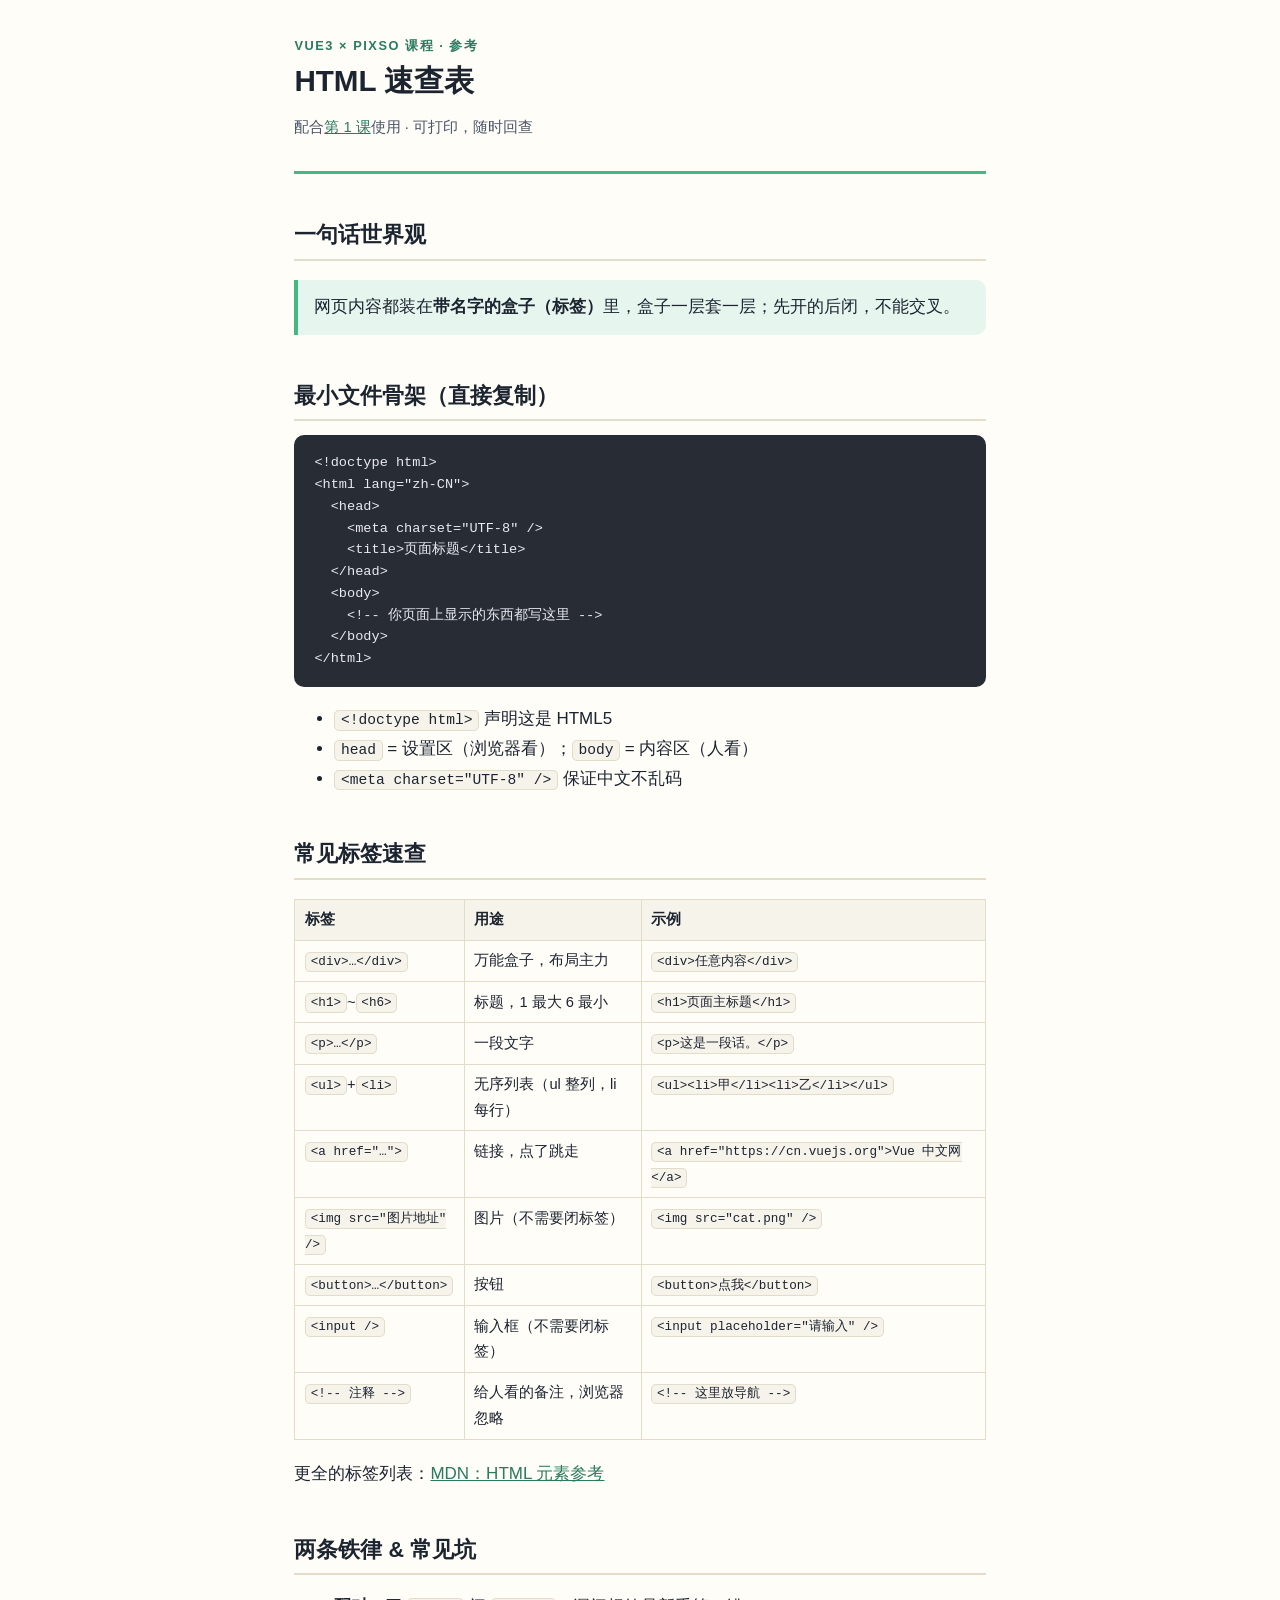
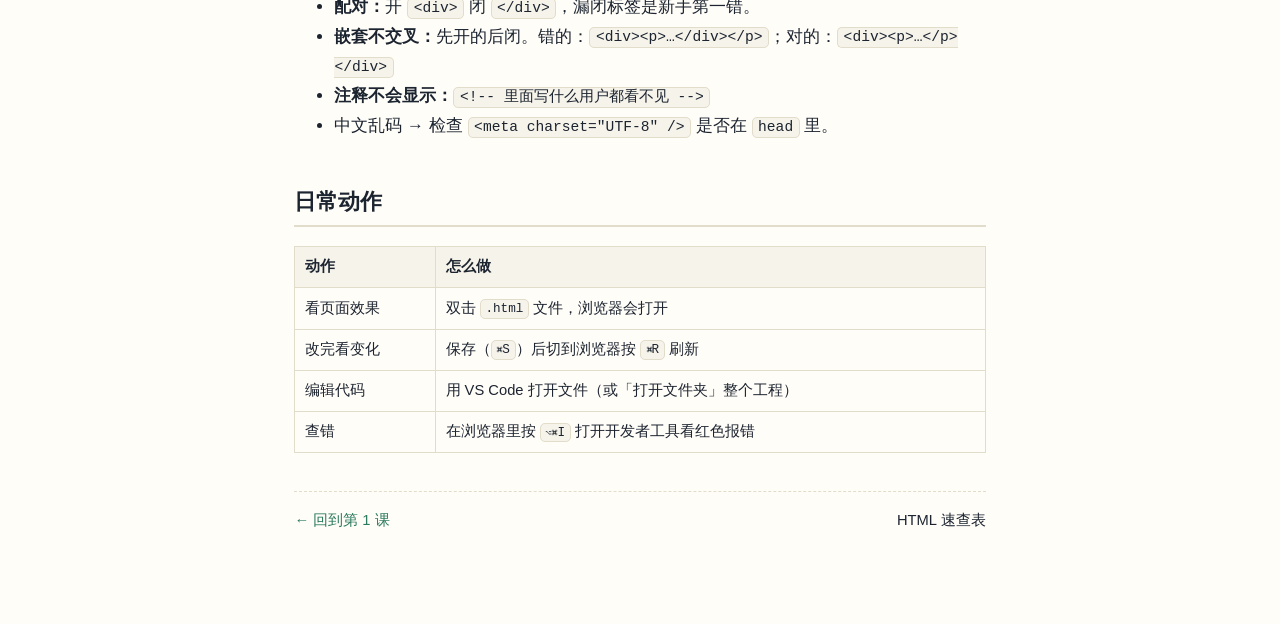
<file: reference/0001-html-cheatsheet.html>
<!doctype html>
<html lang="zh-CN">
<head>
<meta charset="UTF-8" />
<meta name="viewport" content="width=device-width, initial-scale=1" />
<title>HTML 速查表（第 1 课） — Vue3 × Pixso 课程</title>
<link rel="stylesheet" href="../assets/course.css" />
</head>
<body>

<header class="lesson-header">
  <div class="course">Vue3 × Pixso 课程 · 参考</div>
  <h1>HTML 速查表</h1>
  <p class="meta">配合<a href="../lessons/0001-what-is-a-webpage.html">第 1 课</a>使用 · 可打印，随时回查</p>
</header>

<section>
  <h2>一句话世界观</h2>
  <blockquote><p>网页内容都装在<strong>带名字的盒子（标签）</strong>里，盒子一层套一层；先开的后闭，不能交叉。</p></blockquote>
</section>

<section>
  <h2>最小文件骨架（直接复制）</h2>
  <pre><code>&lt;!doctype html&gt;
&lt;html lang="zh-CN"&gt;
  &lt;head&gt;
    &lt;meta charset="UTF-8" /&gt;
    &lt;title&gt;页面标题&lt;/title&gt;
  &lt;/head&gt;
  &lt;body&gt;
    &lt;!-- 你页面上显示的东西都写这里 --&gt;
  &lt;/body&gt;
&lt;/html&gt;</code></pre>
  <ul>
    <li><code>&lt;!doctype html&gt;</code> 声明这是 HTML5</li>
    <li><code>head</code> = 设置区（浏览器看）；<code>body</code> = 内容区（人看）</li>
    <li><code>&lt;meta charset="UTF-8" /&gt;</code> 保证中文不乱码</li>
  </ul>
</section>

<section>
  <h2>常见标签速查</h2>
  <table>
    <tr><th>标签</th><th>用途</th><th>示例</th></tr>
    <tr><td><code>&lt;div&gt;…&lt;/div&gt;</code></td><td>万能盒子，布局主力</td><td><code>&lt;div&gt;任意内容&lt;/div&gt;</code></td></tr>
    <tr><td><code>&lt;h1&gt;</code>~<code>&lt;h6&gt;</code></td><td>标题，1 最大 6 最小</td><td><code>&lt;h1&gt;页面主标题&lt;/h1&gt;</code></td></tr>
    <tr><td><code>&lt;p&gt;…&lt;/p&gt;</code></td><td>一段文字</td><td><code>&lt;p&gt;这是一段话。&lt;/p&gt;</code></td></tr>
    <tr><td><code>&lt;ul&gt;</code>+<code>&lt;li&gt;</code></td><td>无序列表（ul 整列，li 每行）</td><td><code>&lt;ul&gt;&lt;li&gt;甲&lt;/li&gt;&lt;li&gt;乙&lt;/li&gt;&lt;/ul&gt;</code></td></tr>
    <tr><td><code>&lt;a href="…"&gt;</code></td><td>链接，点了跳走</td><td><code>&lt;a href="https://cn.vuejs.org"&gt;Vue 中文网&lt;/a&gt;</code></td></tr>
    <tr><td><code>&lt;img src="图片地址" /&gt;</code></td><td>图片（不需要闭标签）</td><td><code>&lt;img src="cat.png" /&gt;</code></td></tr>
    <tr><td><code>&lt;button&gt;…&lt;/button&gt;</code></td><td>按钮</td><td><code>&lt;button&gt;点我&lt;/button&gt;</code></td></tr>
    <tr><td><code>&lt;input /&gt;</code></td><td>输入框（不需要闭标签）</td><td><code>&lt;input placeholder="请输入" /&gt;</code></td></tr>
    <tr><td><code>&lt;!-- 注释 --&gt;</code></td><td>给人看的备注，浏览器忽略</td><td><code>&lt;!-- 这里放导航 --&gt;</code></td></tr>
  </table>
  <p>更全的标签列表：<a href="https://developer.mozilla.org/zh-CN/docs/Web/HTML/Element">MDN：HTML 元素参考</a></p>
</section>

<section>
  <h2>两条铁律 &amp; 常见坑</h2>
  <ul>
    <li><strong>配对：</strong>开 <code>&lt;div&gt;</code> 闭 <code>&lt;/div&gt;</code>，漏闭标签是新手第一错。</li>
    <li><strong>嵌套不交叉：</strong>先开的后闭。错的：<code>&lt;div&gt;&lt;p&gt;…&lt;/div&gt;&lt;/p&gt;</code>；对的：<code>&lt;div&gt;&lt;p&gt;…&lt;/p&gt;&lt;/div&gt;</code></li>
    <li><strong>注释不会显示：</strong><code>&lt;!-- 里面写什么用户都看不见 --&gt;</code></li>
    <li>中文乱码 → 检查 <code>&lt;meta charset="UTF-8" /&gt;</code> 是否在 <code>head</code> 里。</li>
  </ul>
</section>

<section>
  <h2>日常动作</h2>
  <table>
    <tr><th>动作</th><th>怎么做</th></tr>
    <tr><td>看页面效果</td><td>双击 <code>.html</code> 文件，浏览器会打开</td></tr>
    <tr><td>改完看变化</td><td>保存（<code>⌘S</code>）后切到浏览器按 <code>⌘R</code> 刷新</td></tr>
    <tr><td>编辑代码</td><td>用 VS Code 打开文件（或「打开文件夹」整个工程）</td></tr>
    <tr><td>查错</td><td>在浏览器里按 <code>⌥⌘I</code> 打开开发者工具看红色报错</td></tr>
  </table>
</section>

<nav class="lesson-nav">
  <span><a href="../lessons/0001-what-is-a-webpage.html">← 回到第 1 课</a></span>
  <span>HTML 速查表</span>
</nav>
</body>
</html>
</file>
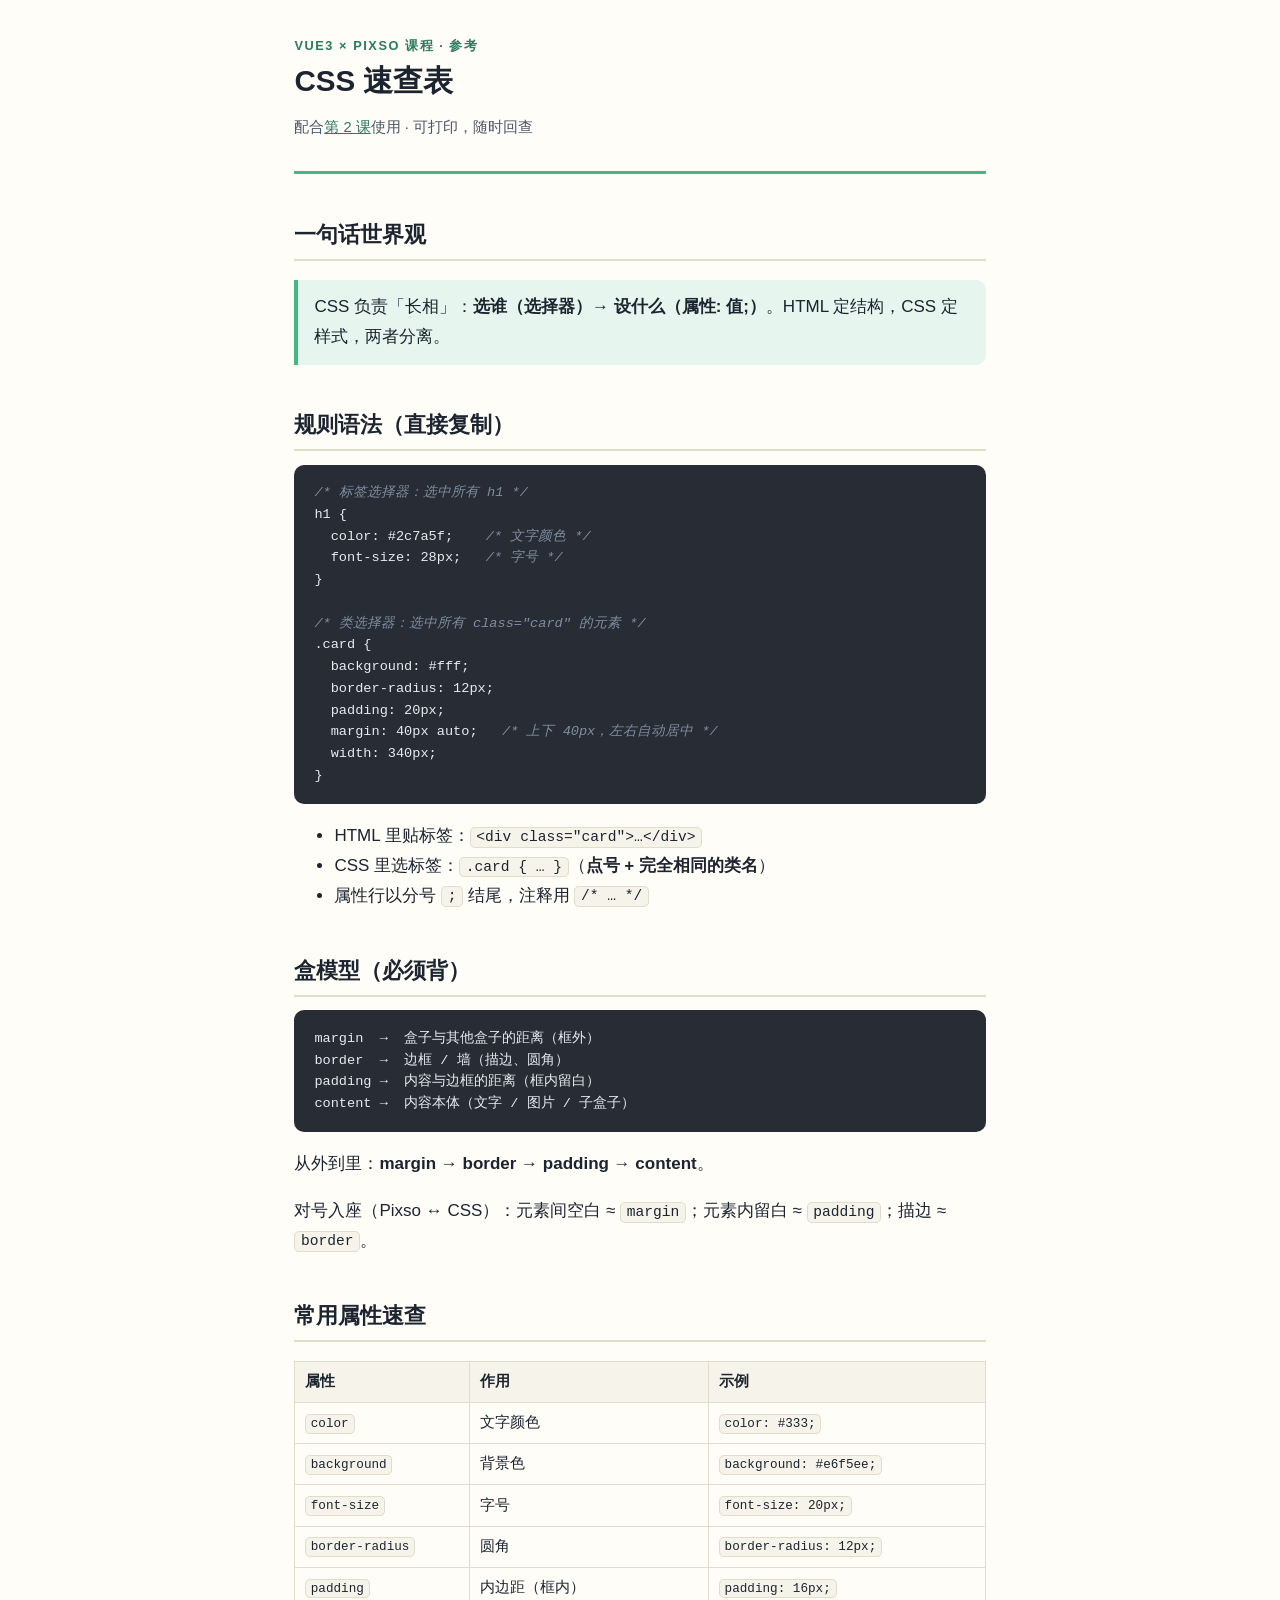
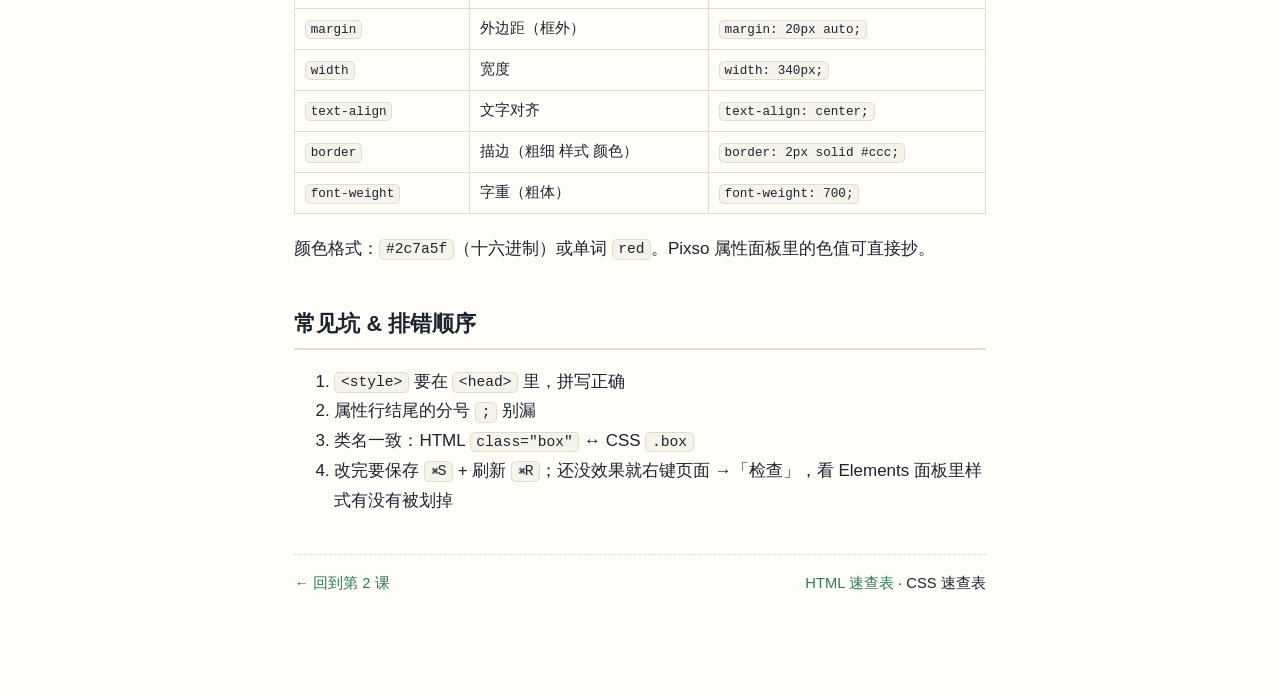
<file: reference/0002-css-cheatsheet.html>
<!doctype html>
<html lang="zh-CN">
<head>
<meta charset="UTF-8" />
<meta name="viewport" content="width=device-width, initial-scale=1" />
<title>CSS 速查表（第 2 课） — Vue3 × Pixso 课程</title>
<link rel="stylesheet" href="../assets/course.css" />
</head>
<body>

<header class="lesson-header">
  <div class="course">Vue3 × Pixso 课程 · 参考</div>
  <h1>CSS 速查表</h1>
  <p class="meta">配合<a href="../lessons/0002-css-and-box-model.html">第 2 课</a>使用 · 可打印，随时回查</p>
</header>

<section>
  <h2>一句话世界观</h2>
  <blockquote><p>CSS 负责「长相」：<strong>选谁（选择器）→ 设什么（属性: 值;）</strong>。HTML 定结构，CSS 定样式，两者分离。</p></blockquote>
</section>

<section>
  <h2>规则语法（直接复制）</h2>
  <pre><code><span class="c">/* 标签选择器：选中所有 h1 */</span>
h1 {
  color: #2c7a5f;    <span class="c">/* 文字颜色 */</span>
  font-size: 28px;   <span class="c">/* 字号 */</span>
}

<span class="c">/* 类选择器：选中所有 class="card" 的元素 */</span>
.card {
  background: #fff;
  border-radius: 12px;
  padding: 20px;
  margin: 40px auto;   <span class="c">/* 上下 40px，左右自动居中 */</span>
  width: 340px;
}</code></pre>
  <ul>
    <li>HTML 里贴标签：<code>&lt;div class="card"&gt;…&lt;/div&gt;</code></li>
    <li>CSS 里选标签：<code>.card { … }</code>（<strong>点号 + 完全相同的类名</strong>）</li>
    <li>属性行以分号 <code>;</code> 结尾，注释用 <code>/* … */</code></li>
  </ul>
</section>

<section>
  <h2>盒模型（必须背）</h2>
  <pre><code>margin  →  盒子与其他盒子的距离（框外）
border  →  边框 / 墙（描边、圆角）
padding →  内容与边框的距离（框内留白）
content →  内容本体（文字 / 图片 / 子盒子）</code></pre>
  <p>从外到里：<strong>margin → border → padding → content</strong>。</p>
  <p>对号入座（Pixso ↔ CSS）：元素间空白 ≈ <code>margin</code>；元素内留白 ≈ <code>padding</code>；描边 ≈ <code>border</code>。</p>
</section>

<section>
  <h2>常用属性速查</h2>
  <table>
    <tr><th>属性</th><th>作用</th><th>示例</th></tr>
    <tr><td><code>color</code></td><td>文字颜色</td><td><code>color: #333;</code></td></tr>
    <tr><td><code>background</code></td><td>背景色</td><td><code>background: #e6f5ee;</code></td></tr>
    <tr><td><code>font-size</code></td><td>字号</td><td><code>font-size: 20px;</code></td></tr>
    <tr><td><code>border-radius</code></td><td>圆角</td><td><code>border-radius: 12px;</code></td></tr>
    <tr><td><code>padding</code></td><td>内边距（框内）</td><td><code>padding: 16px;</code></td></tr>
    <tr><td><code>margin</code></td><td>外边距（框外）</td><td><code>margin: 20px auto;</code></td></tr>
    <tr><td><code>width</code></td><td>宽度</td><td><code>width: 340px;</code></td></tr>
    <tr><td><code>text-align</code></td><td>文字对齐</td><td><code>text-align: center;</code></td></tr>
    <tr><td><code>border</code></td><td>描边（粗细 样式 颜色）</td><td><code>border: 2px solid #ccc;</code></td></tr>
    <tr><td><code>font-weight</code></td><td>字重（粗体）</td><td><code>font-weight: 700;</code></td></tr>
  </table>
  <p>颜色格式：<code>#2c7a5f</code>（十六进制）或单词 <code>red</code>。Pixso 属性面板里的色值可直接抄。</p>
</section>

<section>
  <h2>常见坑 &amp; 排错顺序</h2>
  <ol>
    <li><code>&lt;style&gt;</code> 要在 <code>&lt;head&gt;</code> 里，拼写正确</li>
    <li>属性行结尾的分号 <code>;</code> 别漏</li>
    <li>类名一致：HTML <code>class="box"</code> ↔ CSS <code>.box</code></li>
    <li>改完要保存 <code>⌘S</code> + 刷新 <code>⌘R</code>；还没效果就右键页面 →「检查」，看 Elements 面板里样式有没有被划掉</li>
  </ol>
</section>

<nav class="lesson-nav">
  <span><a href="../lessons/0002-css-and-box-model.html">← 回到第 2 课</a></span>
  <span><a href="0001-html-cheatsheet.html">HTML 速查表</a> · CSS 速查表</span>
</nav>
</body>
</html>
</file>
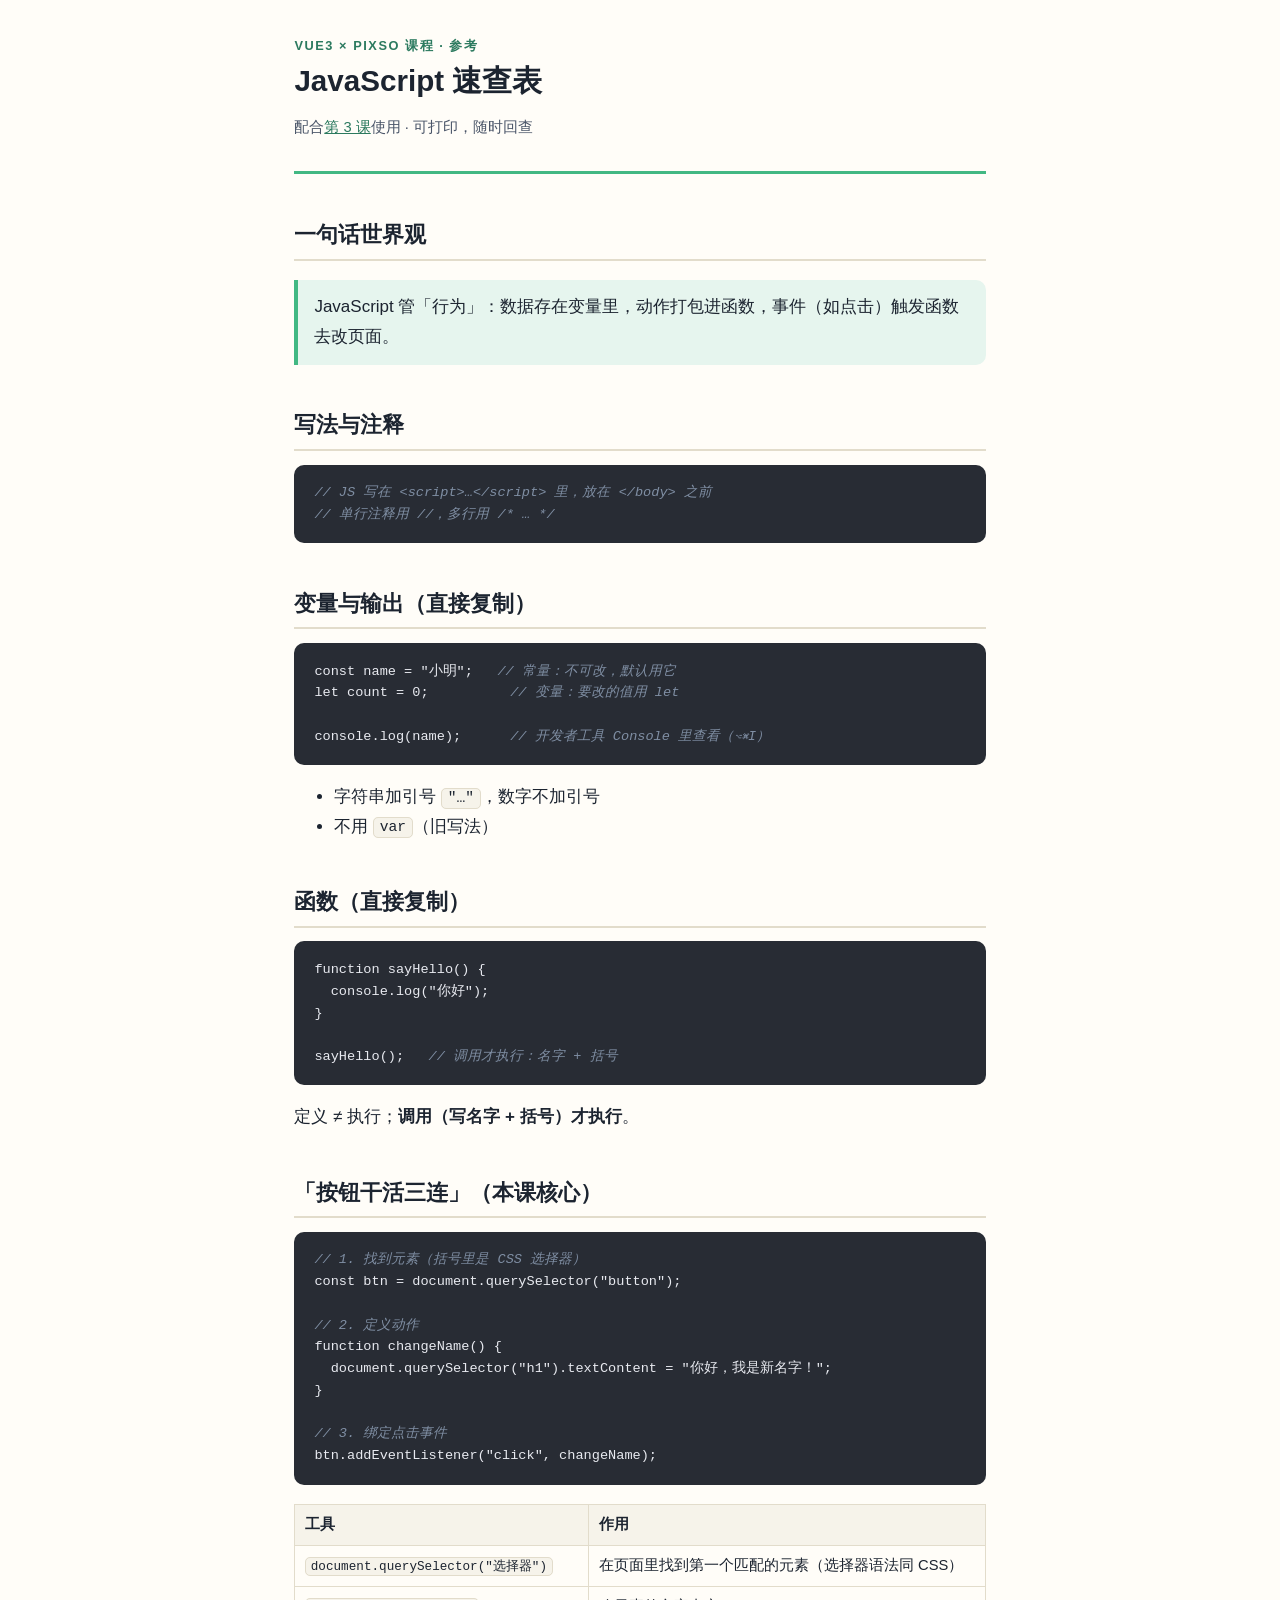
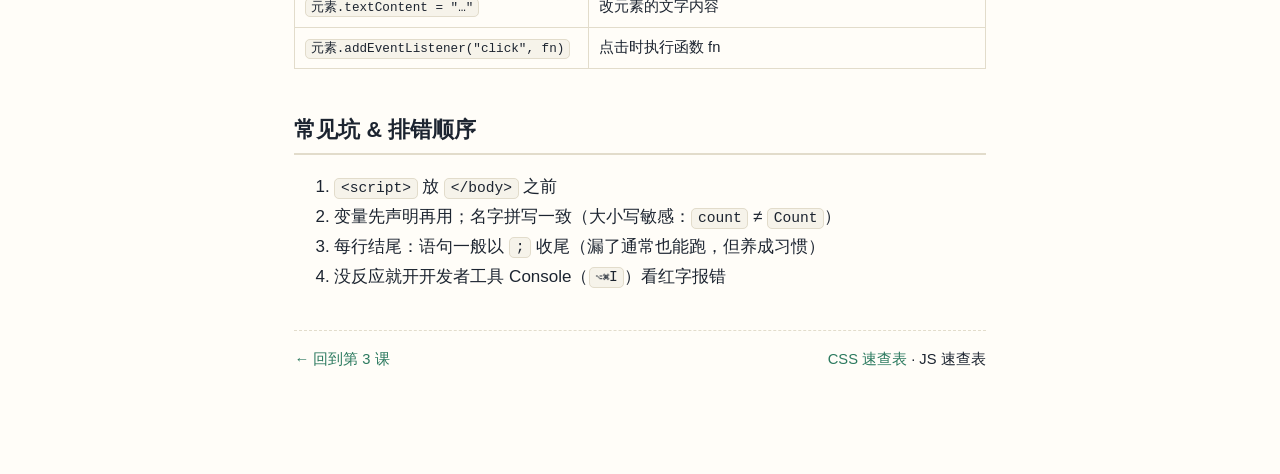
<file: reference/0003-js-cheatsheet.html>
<!doctype html>
<html lang="zh-CN">
<head>
<meta charset="UTF-8" />
<meta name="viewport" content="width=device-width, initial-scale=1" />
<title>JavaScript 速查表（第 3 课） — Vue3 × Pixso 课程</title>
<link rel="stylesheet" href="../assets/course.css" />
</head>
<body>

<header class="lesson-header">
  <div class="course">Vue3 × Pixso 课程 · 参考</div>
  <h1>JavaScript 速查表</h1>
  <p class="meta">配合<a href="../lessons/0003-js-basics.html">第 3 课</a>使用 · 可打印，随时回查</p>
</header>

<section>
  <h2>一句话世界观</h2>
  <blockquote><p>JavaScript 管「行为」：数据存在变量里，动作打包进函数，事件（如点击）触发函数去改页面。</p></blockquote>
</section>

<section>
  <h2>写法与注释</h2>
  <pre><code><span class="c">// JS 写在 &lt;script&gt;…&lt;/script&gt; 里，放在 &lt;/body&gt; 之前</span>
<span class="c">// 单行注释用 //，多行用 /* … */</span></code></pre>
</section>

<section>
  <h2>变量与输出（直接复制）</h2>
  <pre><code>const name = "小明";   <span class="c">// 常量：不可改，默认用它</span>
let count = 0;          <span class="c">// 变量：要改的值用 let</span>

console.log(name);      <span class="c">// 开发者工具 Console 里查看（⌥⌘I）</span></code></pre>
  <ul>
    <li>字符串加引号 <code>"…"</code>，数字不加引号</li>
    <li>不用 <code>var</code>（旧写法）</li>
  </ul>
</section>

<section>
  <h2>函数（直接复制）</h2>
  <pre><code>function sayHello() {
  console.log("你好");
}

sayHello();   <span class="c">// 调用才执行：名字 + 括号</span></code></pre>
  <p>定义 ≠ 执行；<strong>调用（写名字 + 括号）才执行</strong>。</p>
</section>

<section>
  <h2>「按钮干活三连」（本课核心）</h2>
  <pre><code><span class="c">// 1. 找到元素（括号里是 CSS 选择器）</span>
const btn = document.querySelector("button");

<span class="c">// 2. 定义动作</span>
function changeName() {
  document.querySelector("h1").textContent = "你好，我是新名字！";
}

<span class="c">// 3. 绑定点击事件</span>
btn.addEventListener("click", changeName);</code></pre>
  <table>
    <tr><th>工具</th><th>作用</th></tr>
    <tr><td><code>document.querySelector("选择器")</code></td><td>在页面里找到第一个匹配的元素（选择器语法同 CSS）</td></tr>
    <tr><td><code>元素.textContent = "…"</code></td><td>改元素的文字内容</td></tr>
    <tr><td><code>元素.addEventListener("click", fn)</code></td><td>点击时执行函数 fn</td></tr>
  </table>
</section>

<section>
  <h2>常见坑 &amp; 排错顺序</h2>
  <ol>
    <li><code>&lt;script&gt;</code> 放 <code>&lt;/body&gt;</code> 之前</li>
    <li>变量先声明再用；名字拼写一致（大小写敏感：<code>count</code> ≠ <code>Count</code>）</li>
    <li>每行结尾：语句一般以 <code>;</code> 收尾（漏了通常也能跑，但养成习惯）</li>
    <li>没反应就开开发者工具 Console（<code>⌥⌘I</code>）看红字报错</li>
  </ol>
</section>

<nav class="lesson-nav">
  <span><a href="../lessons/0003-js-basics.html">← 回到第 3 课</a></span>
  <span><a href="0002-css-cheatsheet.html">CSS 速查表</a> · JS 速查表</span>
</nav>
</body>
</html>
</file>
<file: assets/course.css>
/* ============================================================
   Vue3 × Pixso 课程 —— 共享样式（assets/course.css）
   所有 lessons 与 reference 页面统一引用，保证全课程观感一致。
   可打印。
   ============================================================ */

:root {
  --ink: #1c2430;
  --ink-soft: #4a5568;
  --paper: #fffdf8;
  --paper-2: #f6f3ea;
  --rule: #e2dccb;
  --accent: #42b883;        /* Vue 绿 */
  --accent-deep: #2c7a5f;
  --accent-tint: #e6f5ee;
  --warn: #b45309;
  --warn-tint: #fdf3e0;
  --code-bg: #282c34;
  --code-ink: #e8eaf0;
  --radius: 10px;
  --measure: 46rem;
}

* { box-sizing: border-box; }

html { scroll-behavior: smooth; }

body {
  margin: 0 auto;
  max-width: var(--measure);
  padding: 2.2rem 1.4rem 5rem;
  background: var(--paper);
  color: var(--ink);
  font-family: -apple-system, BlinkMacSystemFont, "PingFang SC",
    "Hiragino Sans GB", "Microsoft YaHei", "Segoe UI", sans-serif;
  font-size: 17px;
  line-height: 1.75;
  text-rendering: optimizeLegibility;
}

/* ---------- 课程页眉与导航 ---------- */
.lesson-header {
  border-bottom: 3px solid var(--accent);
  padding-bottom: 1rem;
  margin-bottom: 2.2rem;
}
.lesson-header .course {
  font-size: .8rem;
  letter-spacing: .12em;
  color: var(--accent-deep);
  text-transform: uppercase;
  font-weight: 700;
}
.lesson-header h1 {
  font-size: 1.85rem;
  line-height: 1.25;
  margin: .35rem 0 .5rem;
}
.lesson-header .meta {
  color: var(--ink-soft);
  font-size: .92rem;
}
.meta time { white-space: nowrap; }

.lesson-nav {
  display: flex;
  justify-content: space-between;
  gap: 1rem;
  margin: 2.4rem 0 0;
  padding-top: 1rem;
  border-top: 1px dashed var(--rule);
  font-size: .92rem;
}
.lesson-nav a { text-decoration: none; color: var(--accent-deep); }
.lesson-nav a:hover { text-decoration: underline; }

/* ---------- 正文排版 ---------- */
h2 {
  font-size: 1.35rem;
  margin: 2.6rem 0 .7rem;
  padding-bottom: .3rem;
  border-bottom: 2px solid var(--rule);
}
h3 { font-size: 1.08rem; margin: 1.9rem 0 .5rem; color: var(--ink); }

p, li { color: var(--ink); }
strong { color: var(--ink); }

a { color: var(--accent-deep); }
a:hover { color: var(--accent); }

blockquote {
  margin: 1.2rem 0;
  padding: .2rem 1rem;
  border-left: 4px solid var(--accent);
  background: var(--accent-tint);
  border-radius: 0 var(--radius) var(--radius) 0;
}
blockquote p { margin: .6rem 0; }

hr { border: none; border-top: 1px dashed var(--rule); margin: 2.4rem 0; }

/* ---------- 代码 ---------- */
code {
  font-family: ui-monospace, "SF Mono", SFMono-Regular, Menlo, Consolas,
    "Liberation Mono", monospace;
  font-size: .86em;
  background: var(--paper-2);
  border: 1px solid var(--rule);
  border-radius: 5px;
  padding: .1em .38em;
}

pre {
  background: var(--code-bg);
  color: var(--code-ink);
  border-radius: var(--radius);
  padding: 1.1rem 1.25rem;
  overflow-x: auto;
  font-size: .85rem;
  line-height: 1.6;
}
pre code {
  background: none;
  border: none;
  color: inherit;
  padding: 0;
  font-size: 1em;
}
pre .c  { color: #7f8ea3; font-style: italic; }   /* 注释 */
pre .k  { color: #c792ea; }                        /* 关键字 */
pre .s  { color: #a5d6a7; }                        /* 字符串 */
pre .t  { color: #82aaff; }                        /* 标签/函数名 */
pre .n  { color: #ffcb6b; }                        /* 数字 */

/* ---------- 提示条 ---------- */
.tip, .win, .warnbox, .exercise, .keyidea {
  border-radius: var(--radius);
  padding: .85rem 1.1rem;
  margin: 1.5rem 0;
  font-size: .95rem;
}
.tip { background: var(--accent-tint); border-left: 5px solid var(--accent); }
.warnbox { background: var(--warn-tint); border-left: 5px solid var(--warn); }
.keyidea { background: var(--paper-2); border: 1px dashed var(--rule); }
.tip strong, .warnbox strong, .keyidea strong { display: block; margin-bottom: .2rem; }

/* ---------- 练习卡 ---------- */
.exercise {
  background: #eef4ff;
  border: 1px solid #c9d8f8;
  border-left: 6px solid #3b6fd4;
}
.exercise > strong:first-child {
  display: block;
  color: #2b4fa8;
  margin-bottom: .4rem;
  font-size: 1.02rem;
}
.exercise ol { margin: .5rem 0 .3rem; padding-left: 1.4rem; }
.exercise li { margin: .35rem 0; }
.checklist { list-style: none; padding-left: .2rem; }
.checklist li::before { content: "☐ "; color: var(--accent-deep); font-weight: 700; }

/* ---------- 测验（配合 assets/quiz.js） ---------- */
.quiz {
  border: 2px solid var(--accent);
  border-radius: var(--radius);
  padding: 1rem 1.2rem 1.2rem;
  margin: 1.8rem 0;
  background: #fff;
}
.quiz > p:first-child { margin-top: .3rem; font-weight: 600; }
.quiz-opt {
  display: block;
  width: 100%;
  text-align: left;
  margin: .5rem 0;
  padding: .55rem .9rem;
  font: inherit;
  font-size: .95rem;
  color: var(--ink);
  background: var(--paper-2);
  border: 1px solid var(--rule);
  border-radius: 8px;
  cursor: pointer;
}
.quiz-opt:hover:not(:disabled) { border-color: var(--accent); background: var(--accent-tint); }
.quiz-opt:disabled { cursor: default; opacity: .85; }
.quiz-opt.correct {
  border-color: var(--accent-deep);
  background: var(--accent-tint);
  font-weight: 700;
}
.quiz-opt.wrong {
  border-color: #d9534f;
  background: #fdeeee;
  text-decoration: line-through;
}
.quiz-feedback { margin: .6rem 0 0; font-size: .92rem; }
.quiz-feedback.ok { color: var(--accent-deep); }
.quiz-feedback.no { color: var(--warn); }

/* ---------- 图片与表格 ---------- */
img { max-width: 100%; height: auto; border-radius: 6px; border: 1px solid var(--rule); }
table { border-collapse: collapse; width: 100%; margin: 1.2rem 0; font-size: .92rem; }
th, td { border: 1px solid var(--rule); padding: .45rem .6rem; text-align: left; vertical-align: top; }
th { background: var(--paper-2); }

/* ---------- 打印 ---------- */
@media print {
  body { max-width: none; font-size: 11.5pt; padding: 0; }
  .lesson-nav, .quiz-opt, pre { break-inside: avoid; }
  a { color: var(--ink); text-decoration: underline; }
  .exercise, .quiz { break-inside: avoid; }
}
</file>
